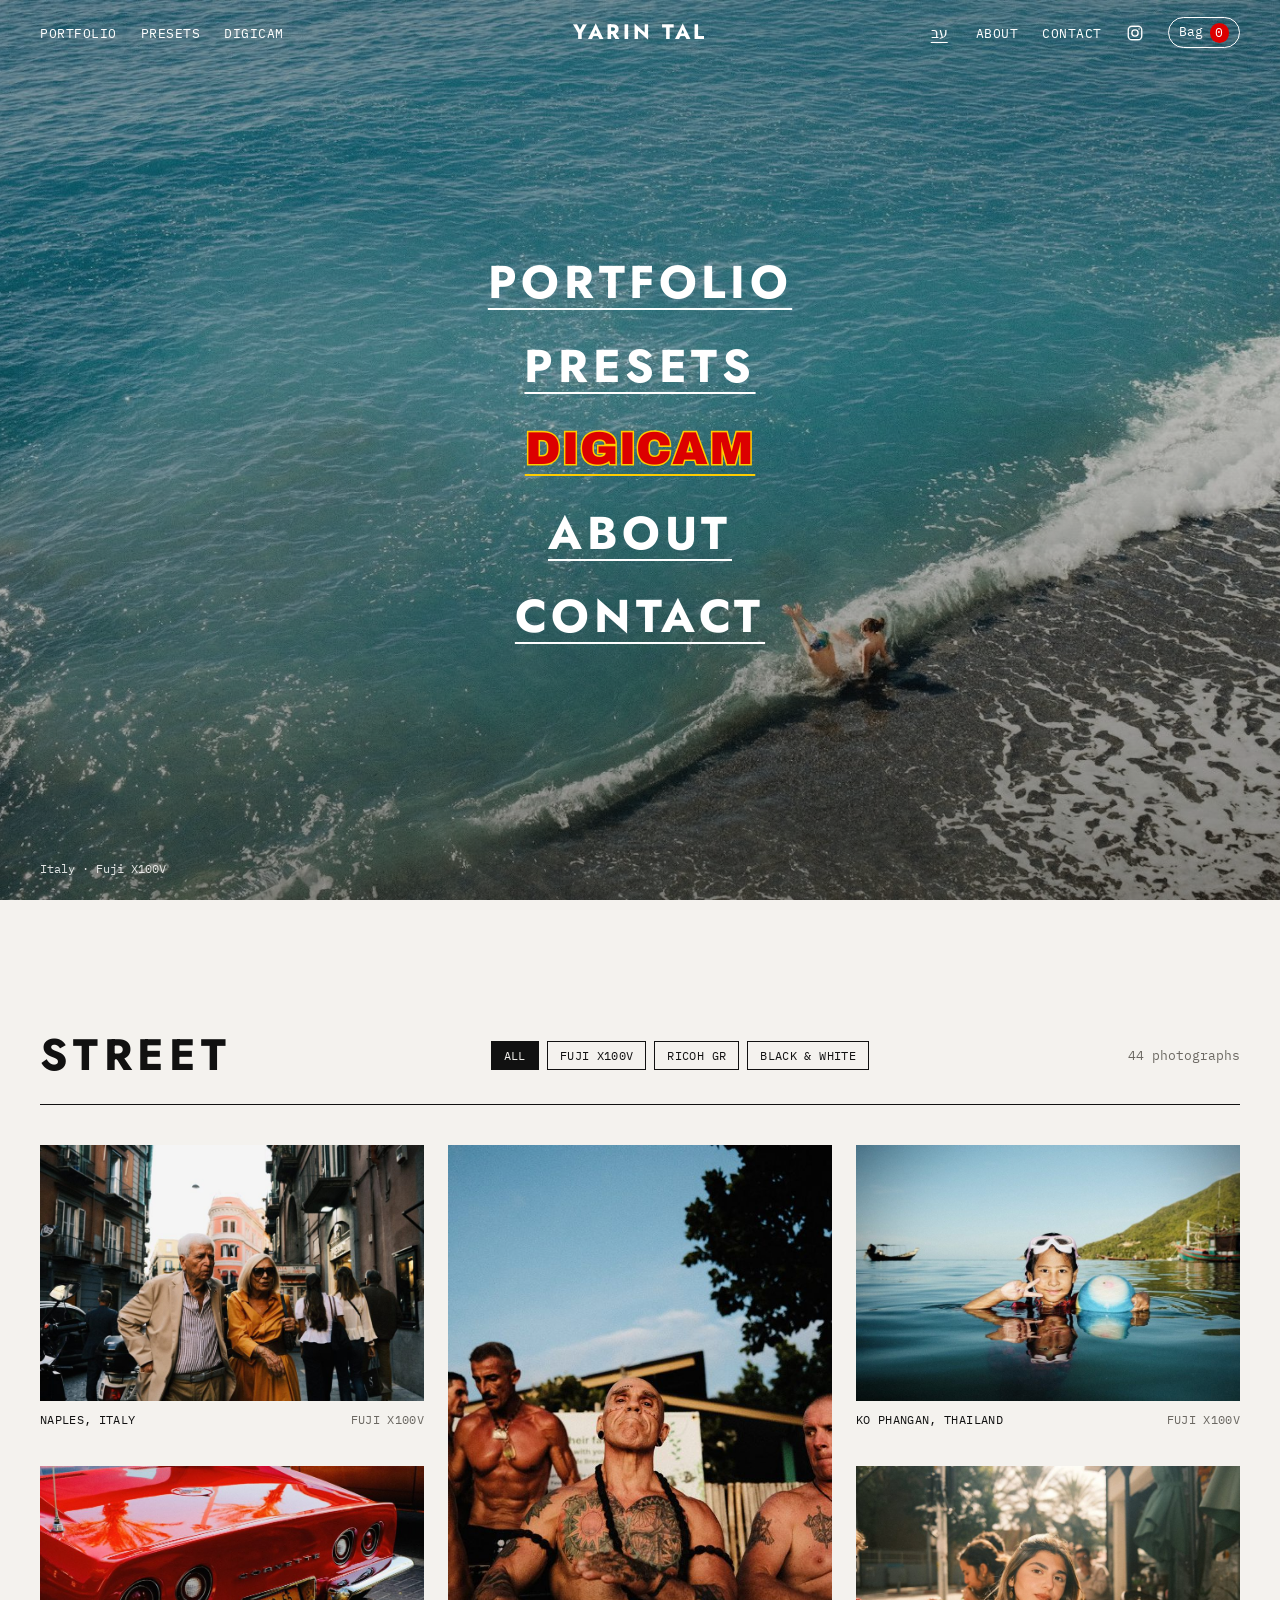
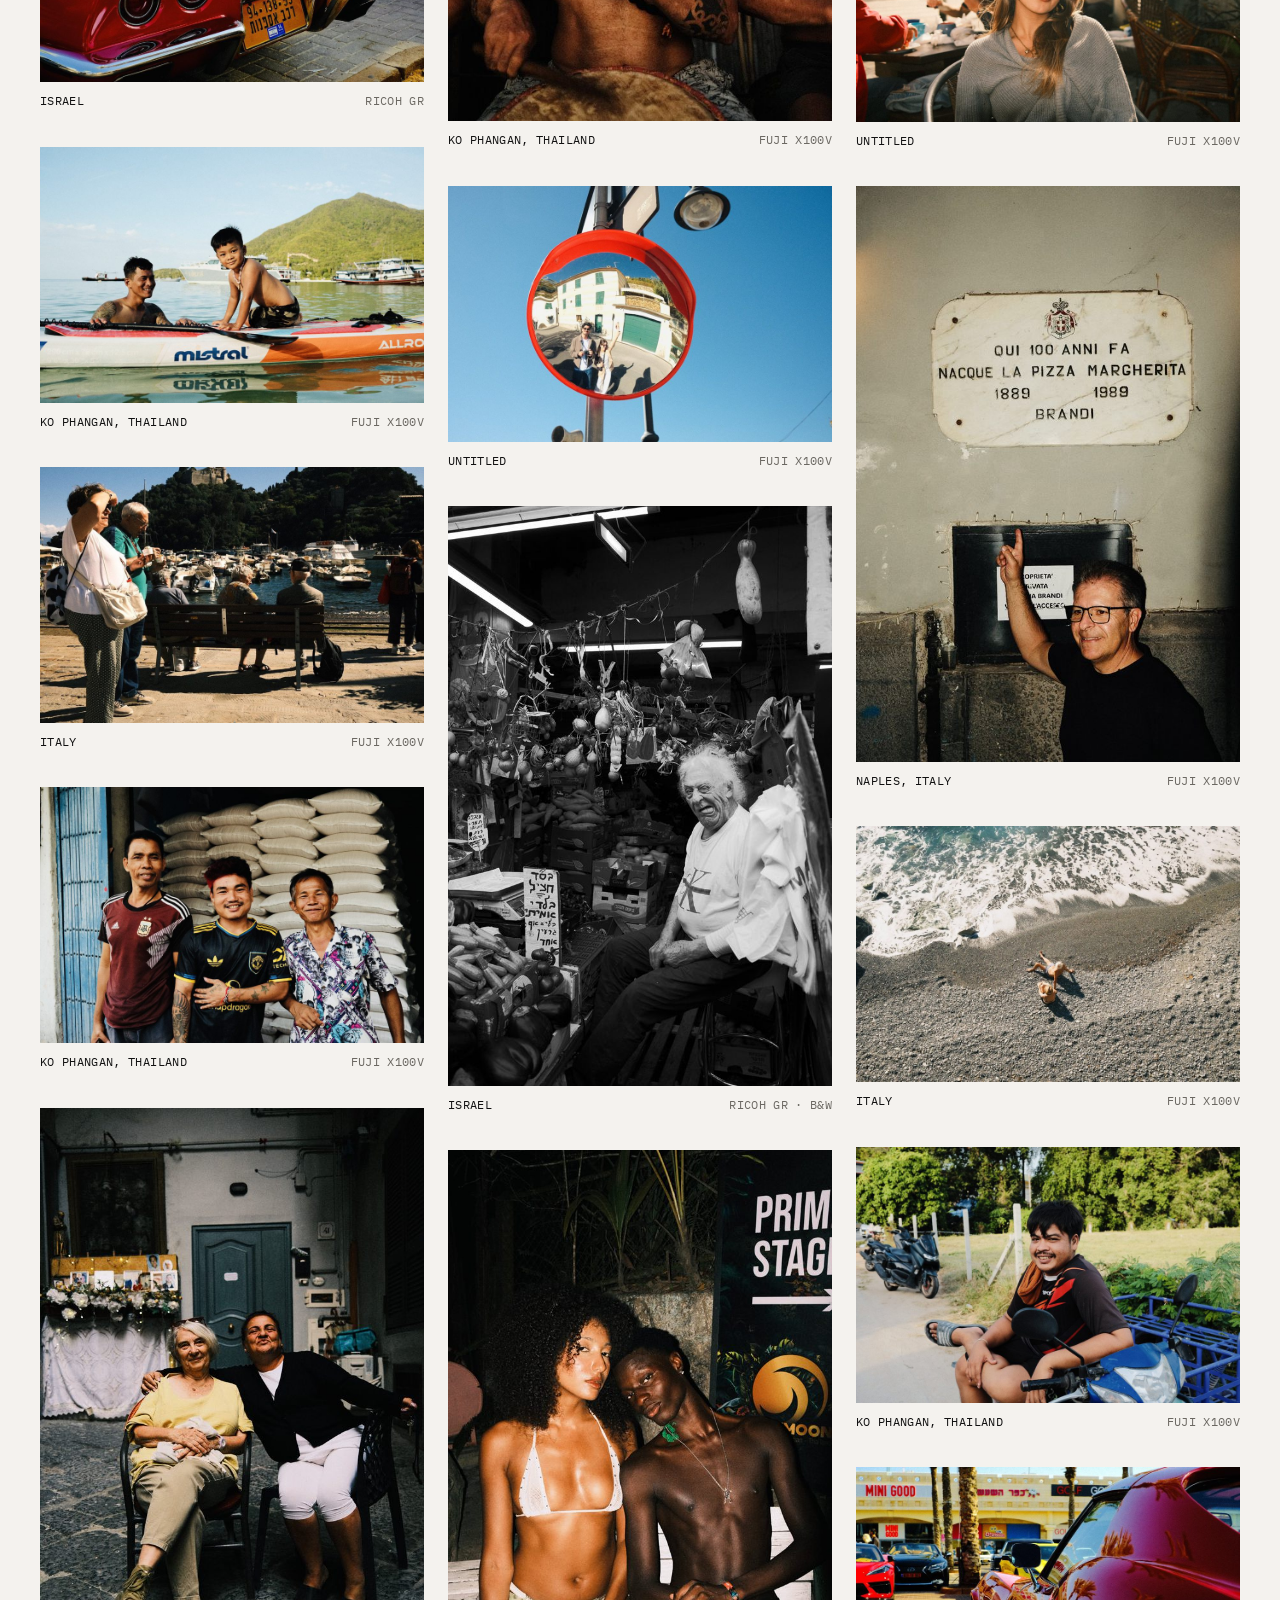
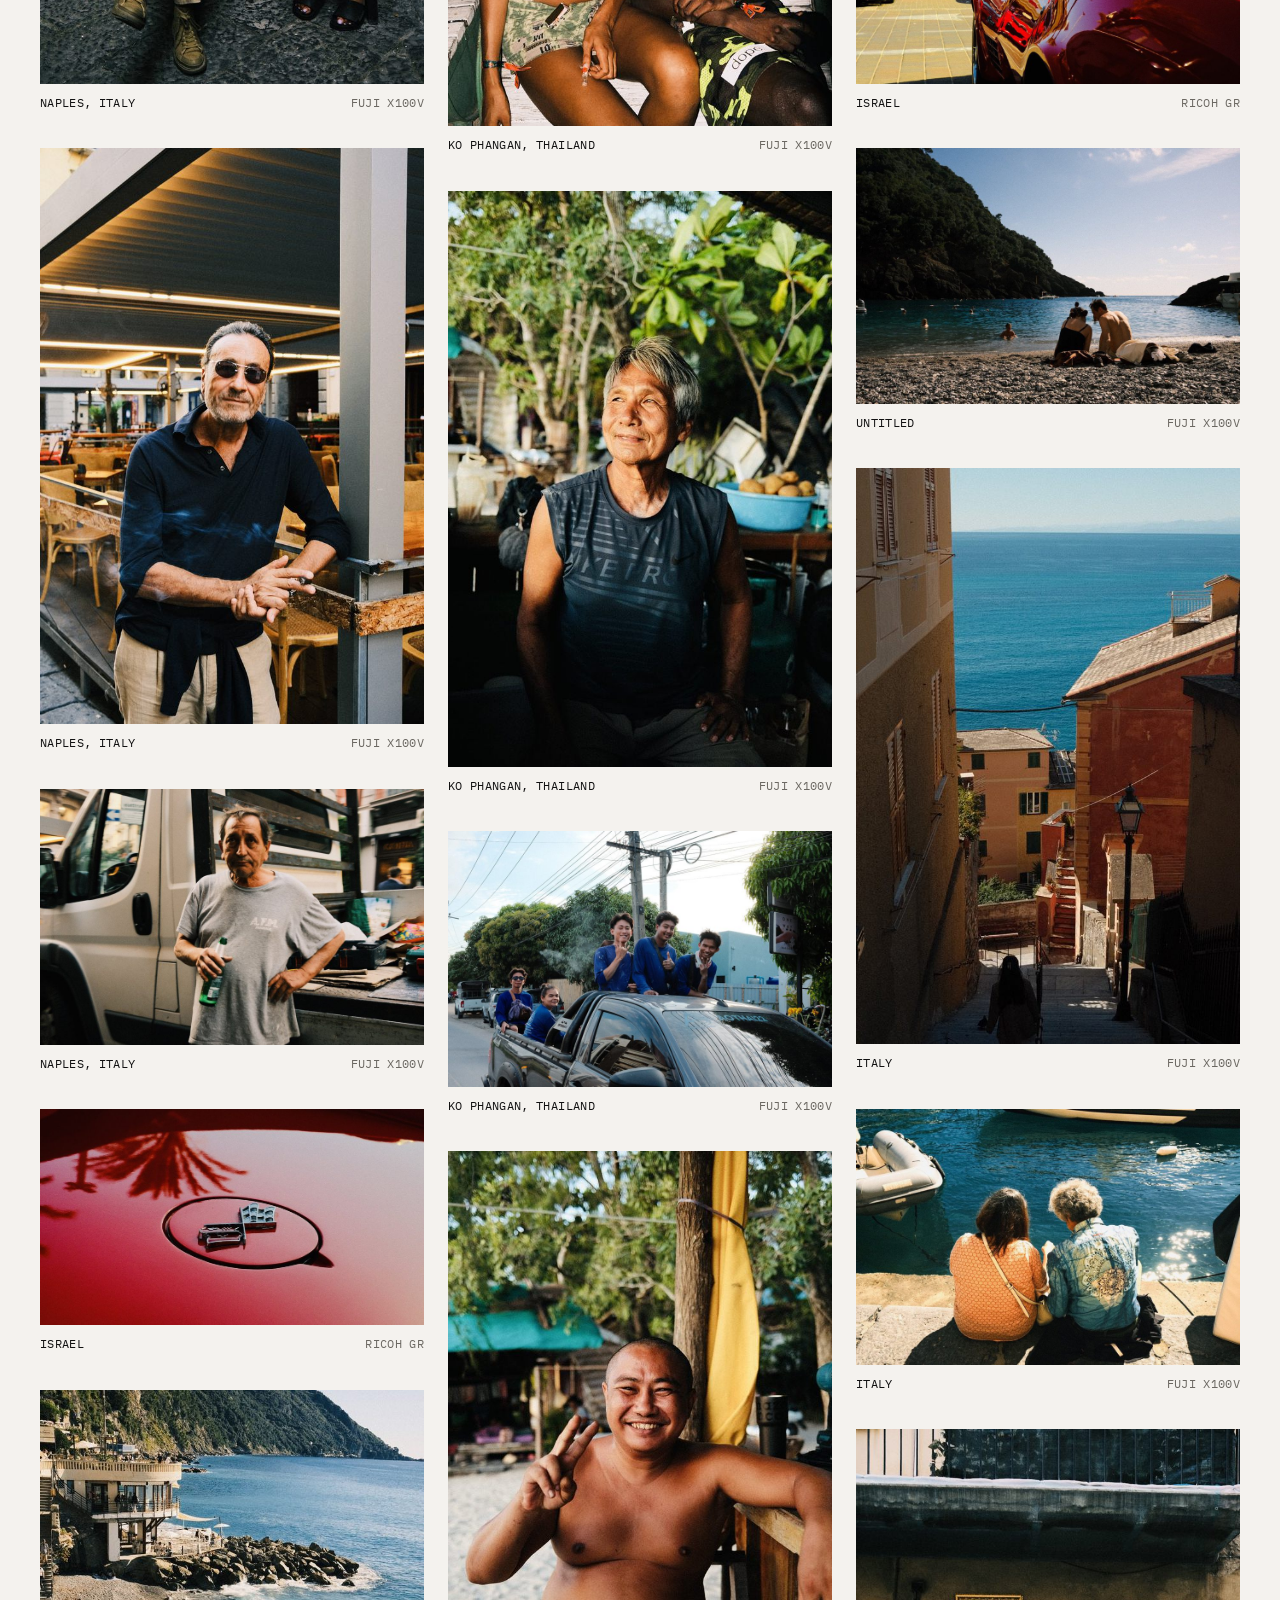
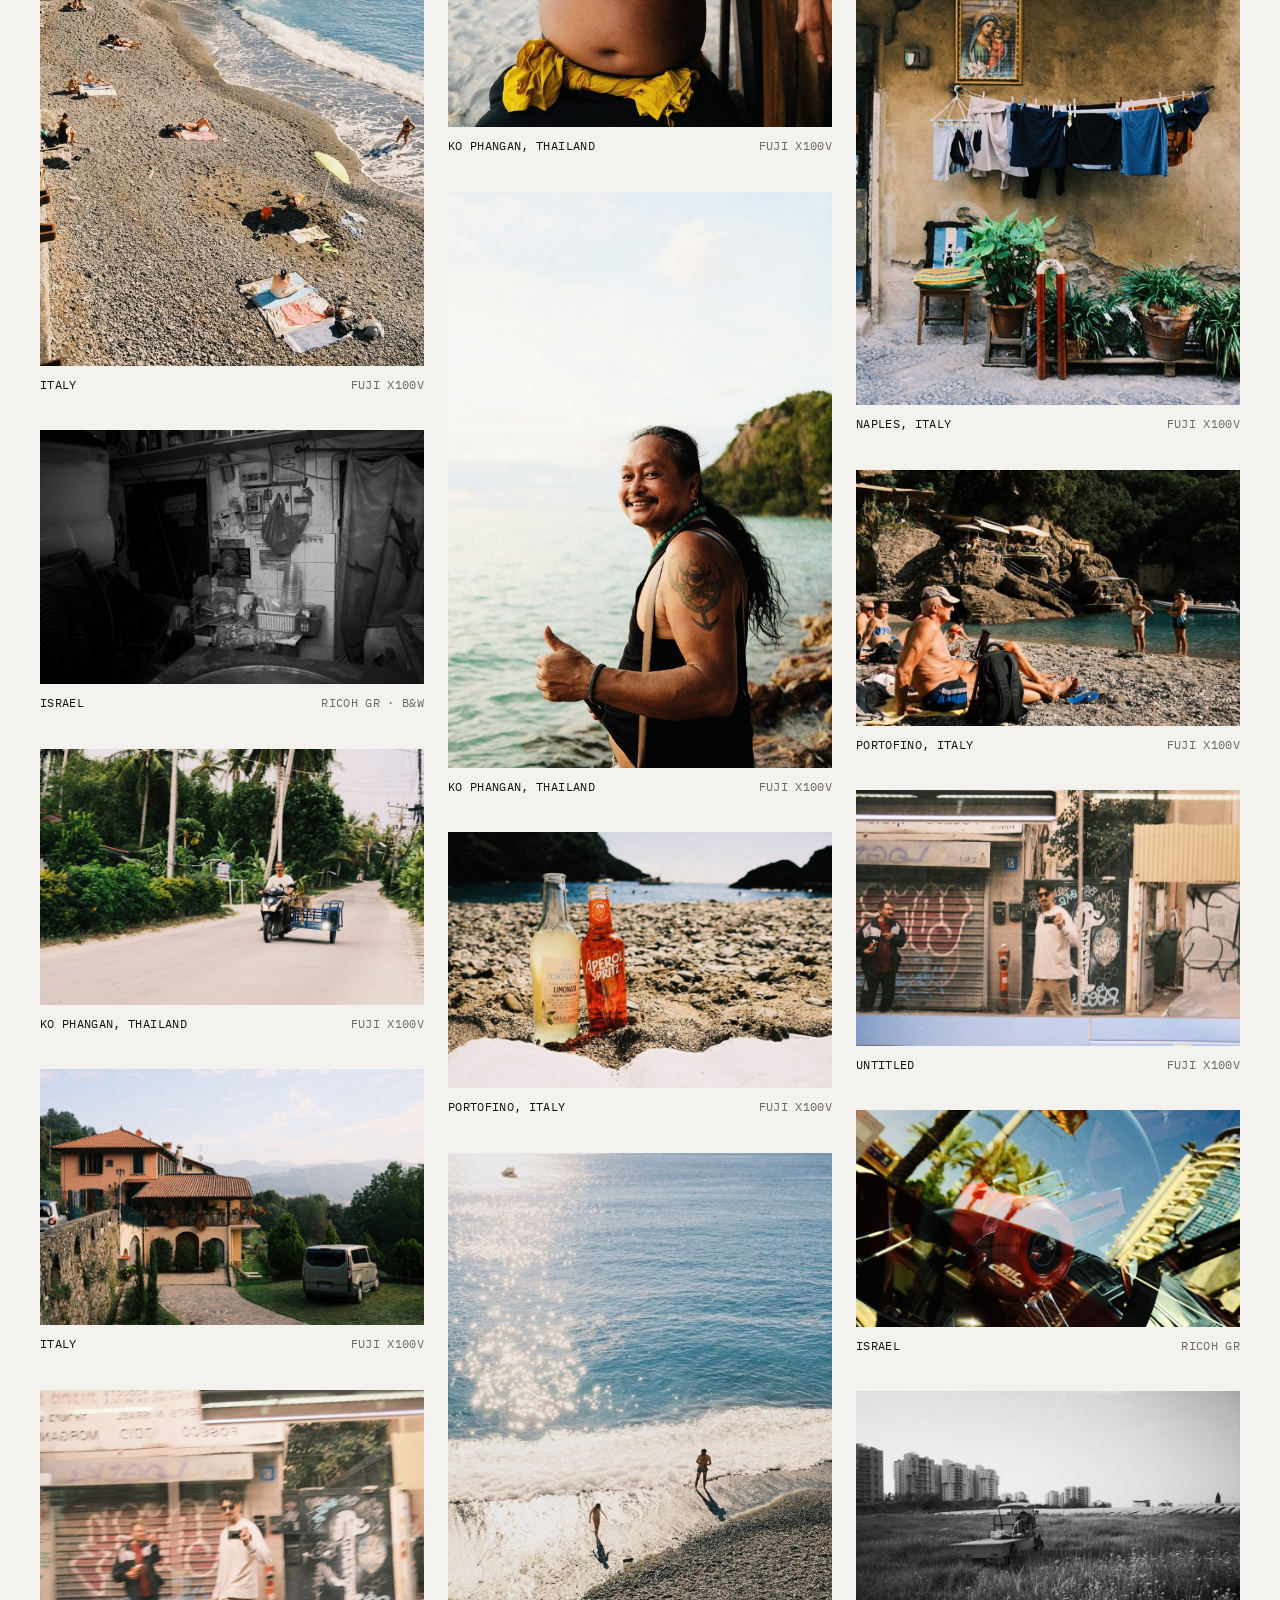
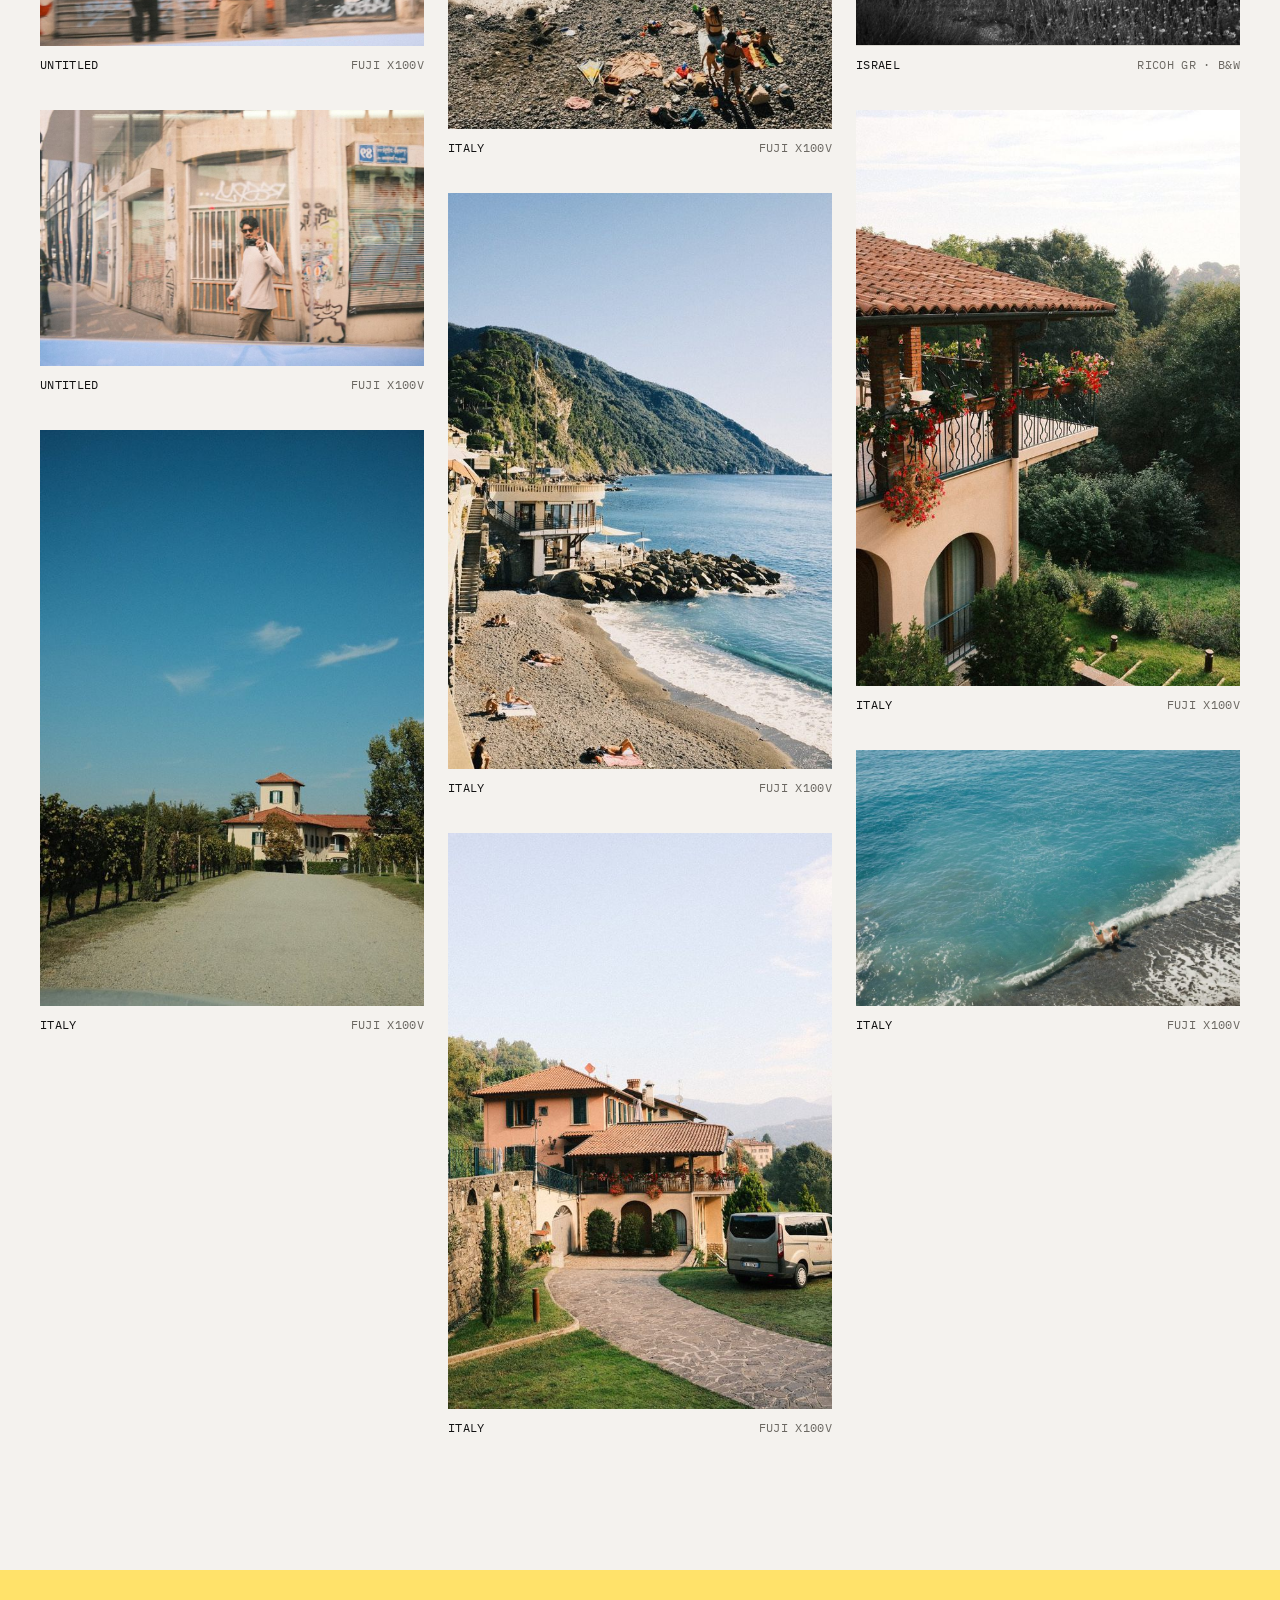
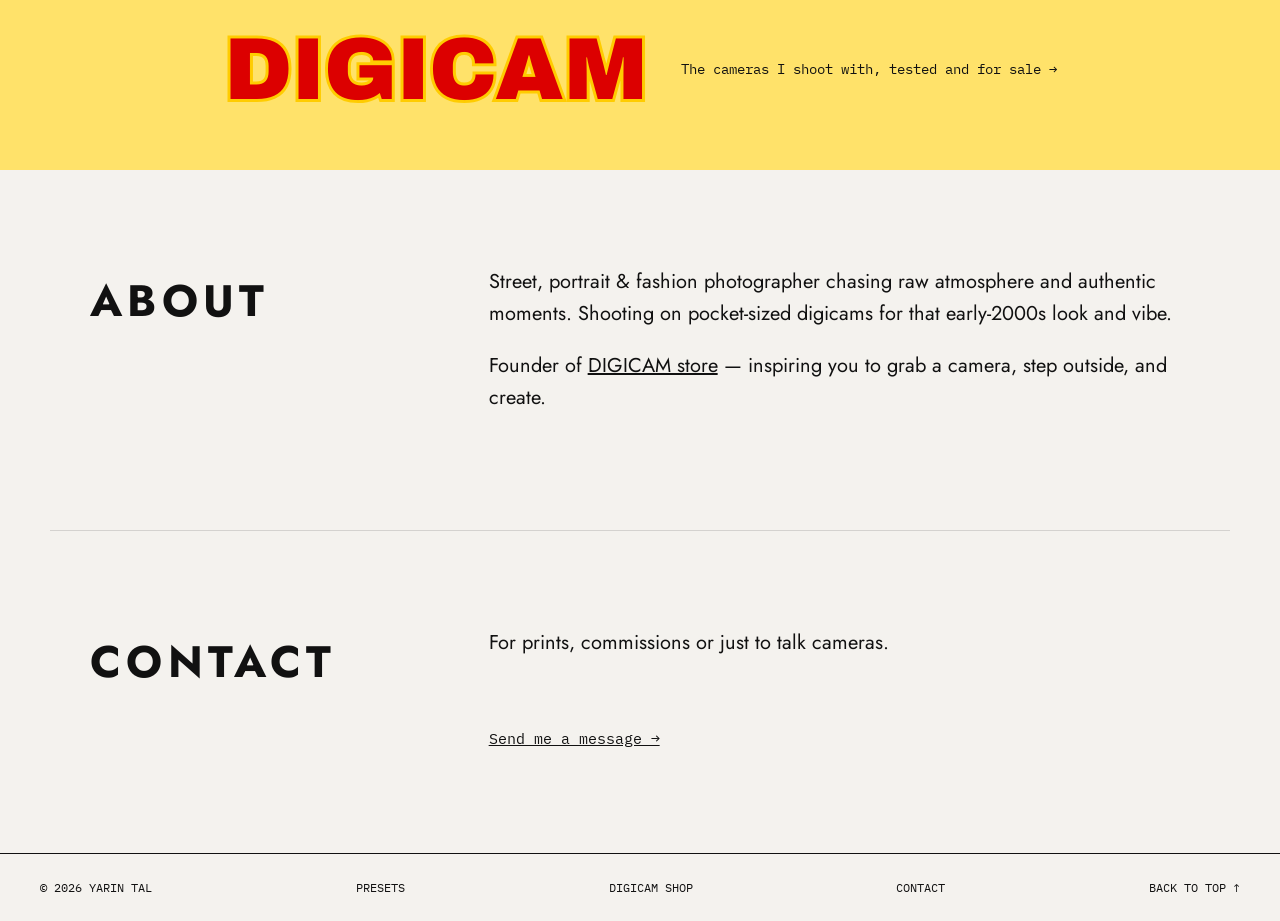
<file: index.html>
<!DOCTYPE html>
<html lang="en">
<head>
  <meta charset="utf-8">
  <meta name="viewport" content="width=device-width, initial-scale=1">
  <title>Yarin Tal — Street Photography</title>
  <meta name="description" content="Street photography by Yarin Tal.">
  <link rel="preconnect" href="https://fonts.googleapis.com">
  <link rel="preconnect" href="https://fonts.gstatic.com" crossorigin>
  <link href="https://fonts.googleapis.com/css2?family=Jost:wght@400;500;700&family=Archivo:wght@900&family=IBM+Plex+Mono:wght@400;500&display=swap" rel="stylesheet">
  <link rel="stylesheet" href="cart.css">
  <link rel="stylesheet" href="site.css">
  <link rel="stylesheet" href="rtl.css">
  <script src="i18n.js"></script>
</head>
<body>

  <header class="topbar" id="top">
    <nav class="topbar__side" aria-label="Primary">
      <a href="#work">Portfolio</a>
      <a href="presets.html">Presets</a>
      <a href="shop.html" class="topbar__shop">Digicam</a>
    </nav>
    <a href="index.html" class="topbar__mark">YARIN TAL</a>
    <nav class="topbar__side topbar__side--end" aria-label="Secondary">
      <a href="#about">About</a>
      <a href="contact.html">Contact</a>
      <a href="https://www.instagram.com/yarin19tal/" target="_blank" rel="noopener" aria-label="Instagram" class="ig">
        <svg viewBox="0 0 24 24" width="18" height="18" fill="none" stroke="currentColor" stroke-width="1.8"><rect x="3" y="3" width="18" height="18" rx="5"/><circle cx="12" cy="12" r="4.2"/><circle cx="17.4" cy="6.6" r="1" fill="currentColor" stroke="none"/></svg>
      </a>
    </nav>
  </header>

  <main>
    <!-- HERO: one full-bleed photograph + the big stacked menu -->
    <section class="hero" id="hero">
      <div class="hero__photo" data-src="photos/hero.jpg" role="img" aria-label="Street photograph by Yarin Tal"></div>
      <nav class="hero__menu" aria-label="Main">
        <a href="#work">Portfolio</a>
        <a href="presets.html">Presets</a>
        <a href="shop.html" class="hero__shop">Digicam</a>
        <a href="#about">About</a>
        <a href="contact.html">Contact</a>
      </nav>
      <p class="hero__caption" id="heroCaption"></p>
    </section>

    <!-- PORTFOLIO -->
    <section class="work" id="work">
      <div class="work__head">
        <h2>Street</h2>
        <div class="work__filters" role="group" aria-label="Filter by camera">
          <button type="button" data-filter="all" aria-pressed="true">All</button>
          <button type="button" data-filter="fuji" aria-pressed="false">Fuji X100V</button>
          <button type="button" data-filter="ricoh" aria-pressed="false">Ricoh GR</button>
          <button type="button" data-filter="bw" aria-pressed="false">Black &amp; White</button>
        </div>
        <p class="work__count" id="workCount"></p>
      </div>
      <div class="gallery" id="gallery"></div>
    </section>

    <!-- SHOP TEASER -->
    <a class="shop-teaser" href="shop.html">
      <span class="shop-teaser__logo">DIGICAM</span>
      <span class="shop-teaser__text">The cameras I shoot with, tested and for sale →</span>
    </a>

    <!-- ABOUT -->
    <section class="about" id="about">
      <h2>About</h2>
      <div class="about__body">
        <p>Street, portrait &amp; fashion photographer chasing raw atmosphere and authentic moments. Shooting on pocket-sized digicams for that early-2000s look and vibe.</p>
        <p>Founder of <a href="shop.html">DIGICAM store</a> — inspiring you to grab a camera, step outside, and create.</p>
      </div>
    </section>

    <!-- CONTACT -->
    <section class="contact" id="contact">
      <h2>Contact</h2>
      <p>For prints, commissions or just to talk cameras.</p>
      <ul class="contact__links">
        <li><a href="contact.html">Send me a message →</a></li>
      </ul>
    </section>
  </main>

  <footer class="footer">
    <span>© 2026 Yarin Tal</span>
    <a href="presets.html">Presets</a>
    <a href="shop.html">Digicam shop</a>
    <a href="contact.html">Contact</a>
    <a href="#top">Back to top ↑</a>
  </footer>

  <!-- Lightbox -->
  <div class="lightbox" id="lightbox" hidden>
    <button class="lightbox__close" type="button" aria-label="Close">Close ✕</button>
    <button class="lightbox__nav lightbox__nav--prev" type="button" aria-label="Previous photo">←</button>
    <figure>
      <img id="lightboxImg" alt="">
      <figcaption id="lightboxCap"></figcaption>
    </figure>
    <button class="lightbox__nav lightbox__nav--next" type="button" aria-label="Next photo">→</button>
  </div>

  <script src="presets-data.js"></script>
  <script src="cameras-data.js"></script>
  <script src="cart.js"></script>
  <script src="portfolio.js"></script>
</body>
</html>
</file>
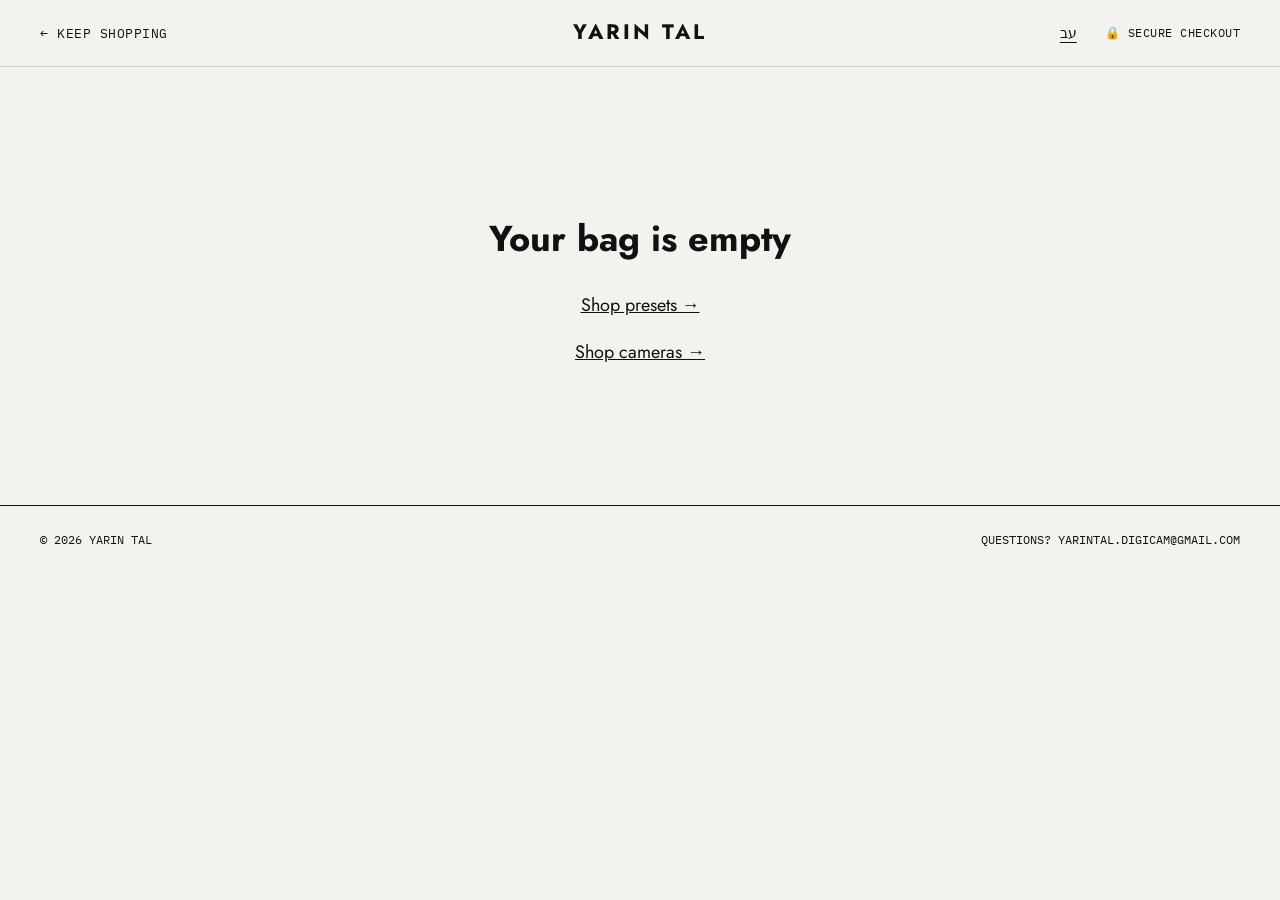
<file: checkout.html>
<!DOCTYPE html>
<html lang="en">
<head>
  <meta charset="utf-8">
  <meta name="viewport" content="width=device-width, initial-scale=1">
  <title>Checkout — Yarin Tal</title>
  <meta name="robots" content="noindex">
  <link rel="preconnect" href="https://fonts.googleapis.com">
  <link rel="preconnect" href="https://fonts.gstatic.com" crossorigin>
  <link href="https://fonts.googleapis.com/css2?family=Jost:wght@400;500;700&family=IBM+Plex+Mono:wght@400;500&display=swap" rel="stylesheet">
  <link rel="stylesheet" href="cart.css">
  <link rel="stylesheet" href="site.css">
  <link rel="stylesheet" href="presets.css">
  <link rel="stylesheet" href="checkout.css">
  <link rel="stylesheet" href="rtl.css">
  <script src="i18n.js"></script>
</head>
<body class="page-presets" data-no-bag>

  <header class="topbar is-solid">
    <nav class="topbar__side" aria-label="Back">
      <a href="#" id="backLink">← Keep shopping</a>
    </nav>
    <a href="index.html" class="topbar__mark">YARIN TAL</a>
    <div class="topbar__side topbar__side--end">
      <span class="secure">🔒 Secure checkout</span>
    </div>
  </header>

  <main class="checkout" id="checkout">
    <section class="order" aria-labelledby="orderTitle">
      <h1 id="orderTitle">Checkout</h1>
      <ul class="order__list" id="orderList"></ul>

      <button class="upsell" id="upsell" type="button" hidden></button>

      <h2>What you get</h2>
      <ul class="included" id="included"></ul>
    </section>

    <aside class="pay" aria-label="Payment">
      <div class="pay__row"><span>Subtotal</span><span id="subtotal"></span></div>
      <div class="pay__row" id="shipRow" hidden><span>Shipping</span><span>Confirmed by email</span></div>
      <div class="pay__row pay__row--total"><span>Total</span><span id="total"></span></div>

      <label class="pay__terms">
        <input type="checkbox" id="terms">
        <span id="termsText"></span>
      </label>

      <a class="btn btn--pay" id="payBtn" href="#" aria-disabled="true">Pay with PayPal</a>

      <div class="paypal" id="paypalBox" hidden>
        <div id="paypalButtons"></div>
        <p class="paypal__msg" id="paypalMsg" role="status"></p>
      </div>
      <p class="pay__note" id="payNote"></p>

      <div class="pay__offline" id="payOffline" hidden>
        <p><strong>Online payment is being set up.</strong> Until then, send me an email with your order.</p>
        <a class="btn btn--ghost" id="mailBtn" href="#">Order by email</a>
      </div>

      <p class="pay__methods">PayPal · Credit / debit card</p>
    </aside>
  </main>

  <main class="checkout-missing" id="missing" hidden>
    <h1>Your bag is empty</h1>
    <p><a href="presets.html">Shop presets →</a></p>
    <p><a href="shop.html#shop">Shop cameras →</a></p>
  </main>

  <footer class="footer">
    <span>© 2026 Yarin Tal</span>
    <a href="mailto:yarintal.digicam@gmail.com">Questions? yarintal.digicam@gmail.com</a>
  </footer>

  <script src="presets-data.js"></script>
  <script src="cameras-data.js"></script>
  <script src="cart.js"></script>
  <script src="checkout.js"></script>
</body>
</html>
</file>
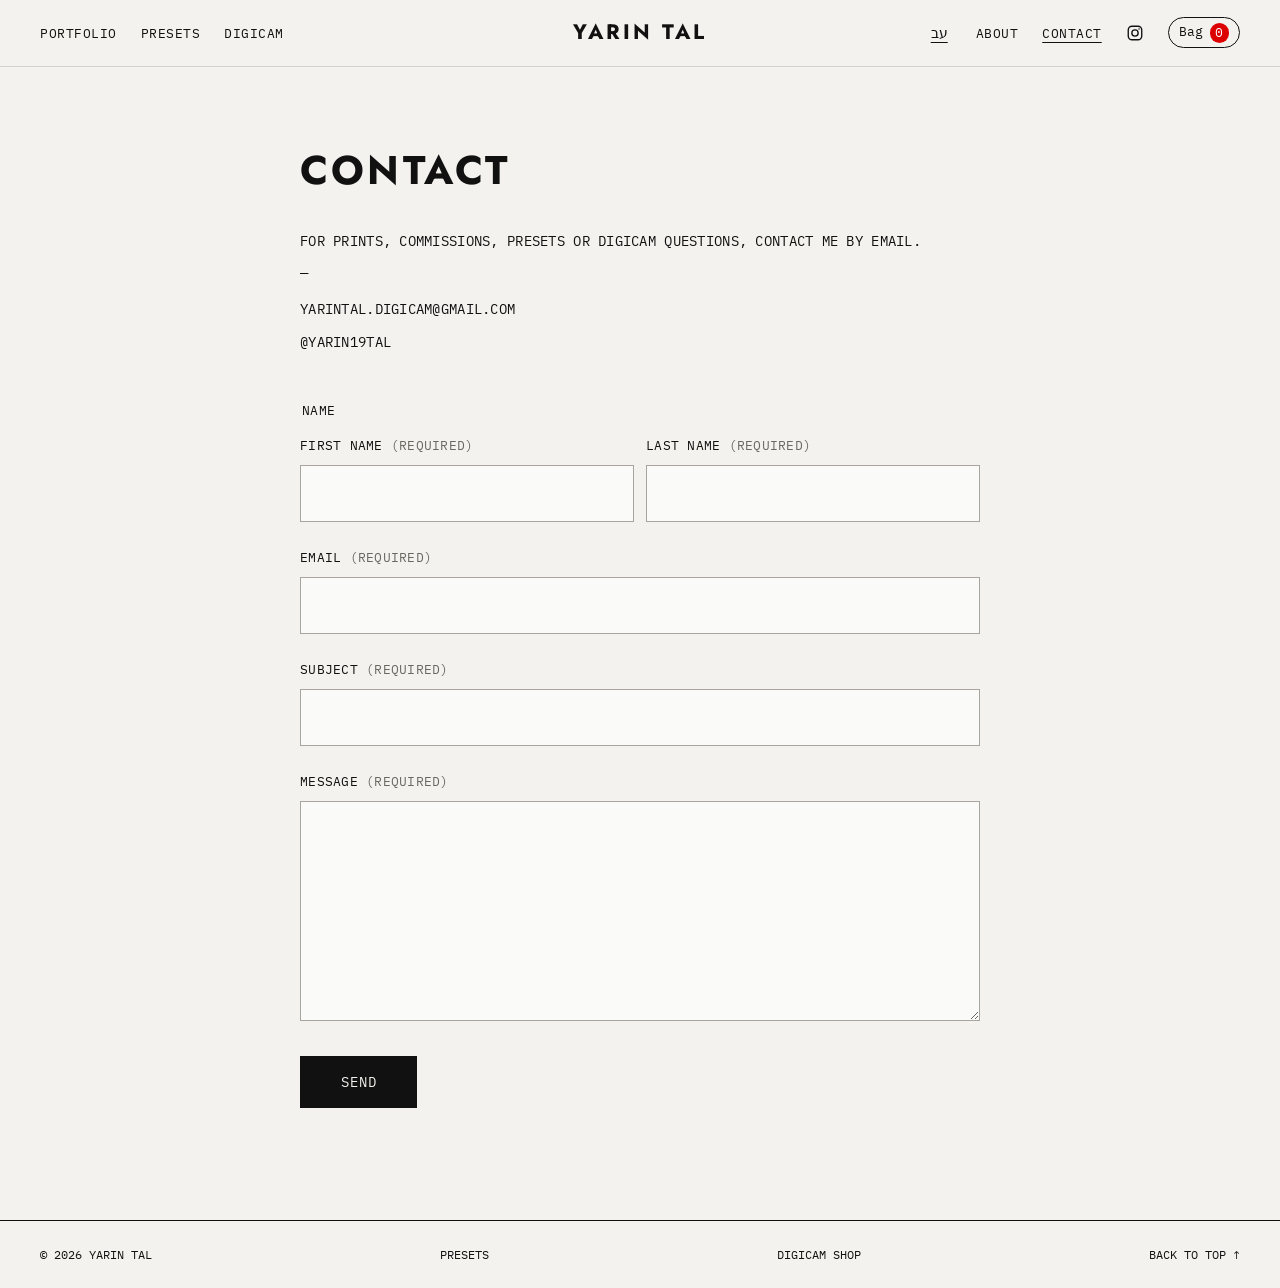
<file: contact.html>
<!DOCTYPE html>
<html lang="en">
<head>
  <meta charset="utf-8">
  <meta name="viewport" content="width=device-width, initial-scale=1">
  <title>Contact — Yarin Tal</title>
  <meta name="description" content="Contact Yarin Tal for prints, commissions, presets and DIGICAM.">
  <link rel="preconnect" href="https://fonts.googleapis.com">
  <link rel="preconnect" href="https://fonts.gstatic.com" crossorigin>
  <link href="https://fonts.googleapis.com/css2?family=Jost:wght@400;500;700&family=IBM+Plex+Mono:wght@400;500&display=swap" rel="stylesheet">
  <link rel="stylesheet" href="cart.css">
  <link rel="stylesheet" href="site.css">
  <link rel="stylesheet" href="contact.css">
  <link rel="stylesheet" href="rtl.css">
  <script src="i18n.js"></script>
</head>
<body class="page-contact">

  <header class="topbar is-solid" id="top">
    <nav class="topbar__side" aria-label="Primary">
      <a href="index.html#work">Portfolio</a>
      <a href="presets.html">Presets</a>
      <a href="shop.html">Digicam</a>
    </nav>
    <a href="index.html" class="topbar__mark">YARIN TAL</a>
    <nav class="topbar__side topbar__side--end" aria-label="Secondary">
      <a href="index.html#about">About</a>
      <a href="contact.html" aria-current="page">Contact</a>
      <a href="https://www.instagram.com/yarin19tal/" target="_blank" rel="noopener" aria-label="Instagram" class="ig">
        <svg viewBox="0 0 24 24" width="18" height="18" fill="none" stroke="currentColor" stroke-width="1.8"><rect x="3" y="3" width="18" height="18" rx="5"/><circle cx="12" cy="12" r="4.2"/><circle cx="17.4" cy="6.6" r="1" fill="currentColor" stroke="none"/></svg>
      </a>
    </nav>
  </header>

  <main class="contact-page">
    <h1>Contact</h1>

    <div class="contact-page__intro">
      <p>For prints, commissions, presets or DIGICAM questions, contact me by email.</p>
      <p class="dash" aria-hidden="true">—</p>
      <p><a href="mailto:yarintal.digicam@gmail.com">yarintal.digicam@gmail.com</a></p>
      <p><a href="https://www.instagram.com/yarin19tal/" target="_blank" rel="noopener">@yarin19tal</a></p>
    </div>

    <form class="cform" id="contactForm" novalidate>
      <fieldset class="cform__name">
        <legend>Name</legend>
        <label>
          <span>First name <em>(required)</em></span>
          <input type="text" name="first" autocomplete="given-name" required>
        </label>
        <label>
          <span>Last name <em>(required)</em></span>
          <input type="text" name="last" autocomplete="family-name" required>
        </label>
      </fieldset>

      <label>
        <span>Email <em>(required)</em></span>
        <input type="email" name="email" autocomplete="email" required>
      </label>

      <label>
        <span>Subject <em>(required)</em></span>
        <input type="text" name="subject" required>
      </label>

      <label>
        <span>Message <em>(required)</em></span>
        <textarea name="message" rows="7" required></textarea>
      </label>

      <p class="cform__error" id="formError" role="alert" hidden>Please fill in all the fields.</p>
      <button type="submit" class="cform__send">Send</button>
      <p class="cform__done" id="formDone" role="status" hidden>Thank you. Your email app should open with the message ready. Just press send.</p>
    </form>
  </main>

  <footer class="footer">
    <span>© 2026 Yarin Tal</span>
    <a href="presets.html">Presets</a>
    <a href="shop.html">Digicam shop</a>
    <a href="#top">Back to top ↑</a>
  </footer>

  <script src="presets-data.js"></script>
  <script src="cameras-data.js"></script>
  <script src="cart.js"></script>
  <script src="contact.js"></script>
</body>
</html>
</file>
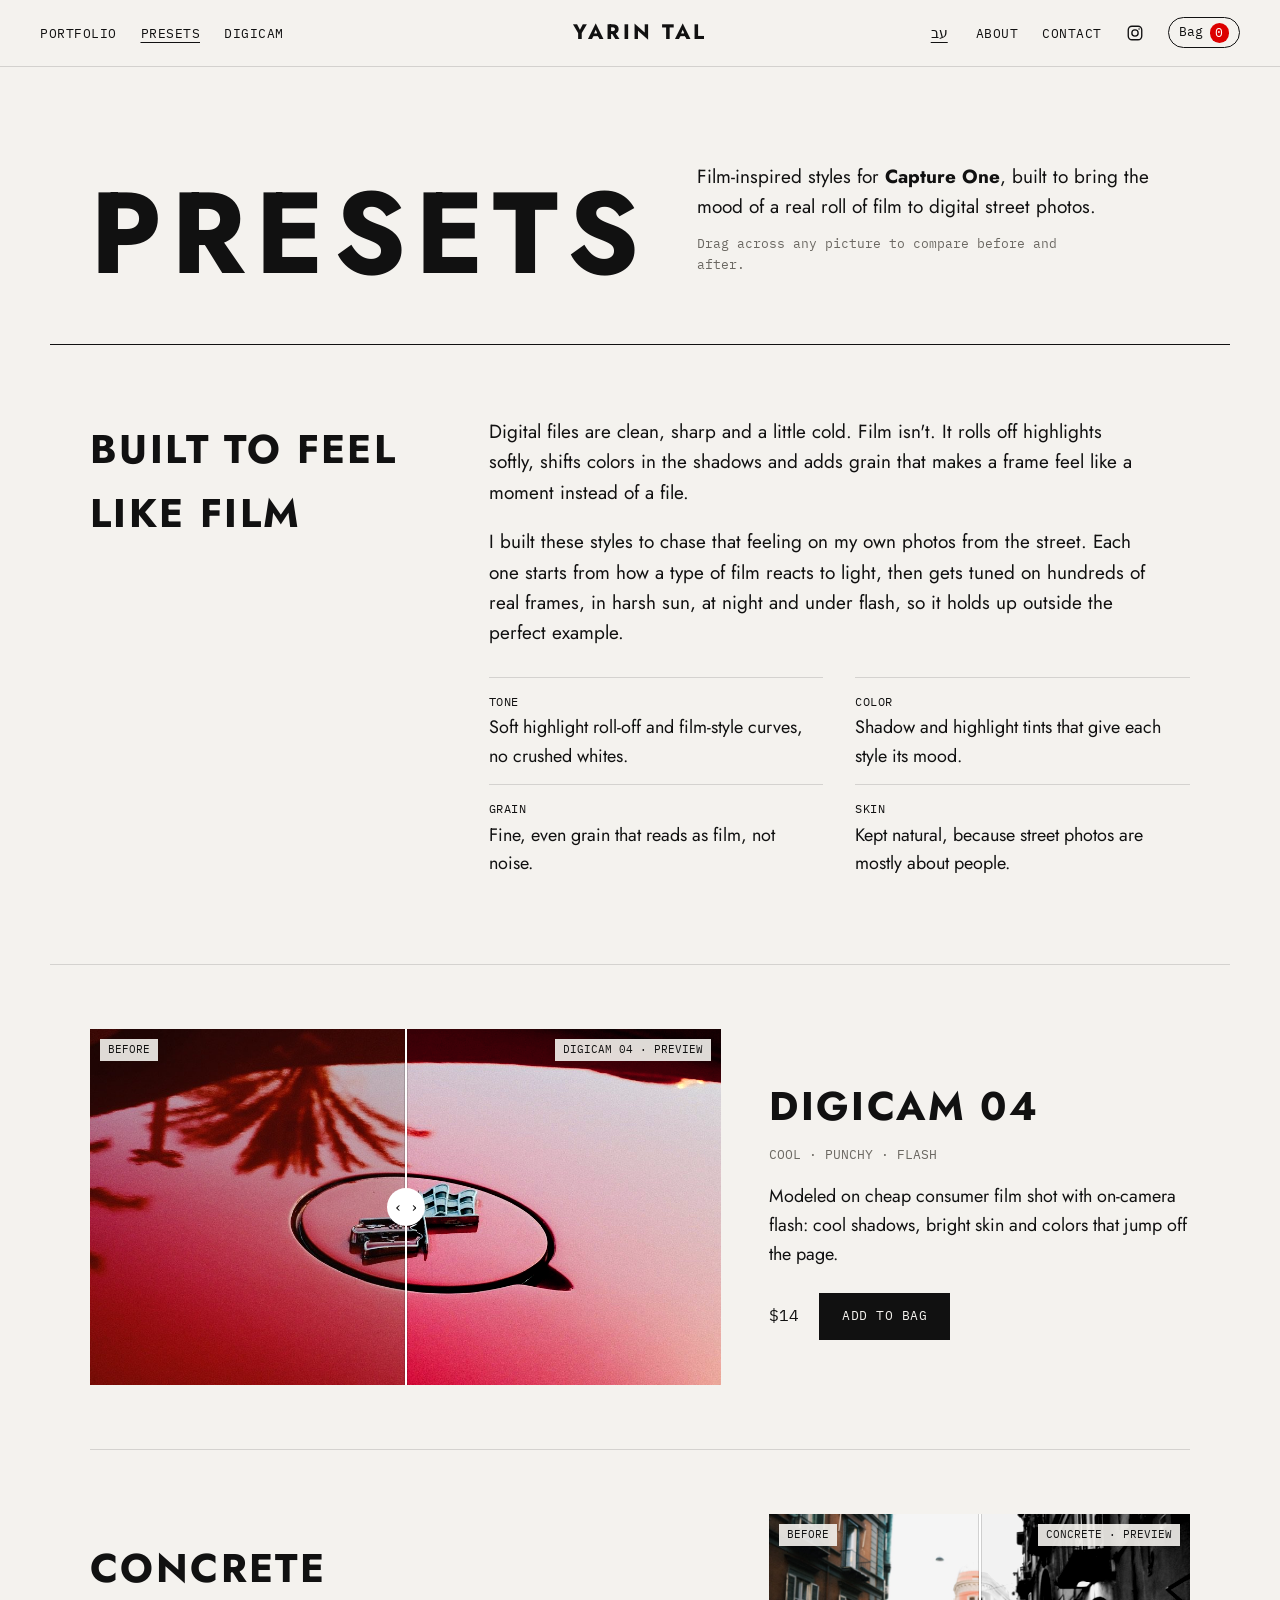
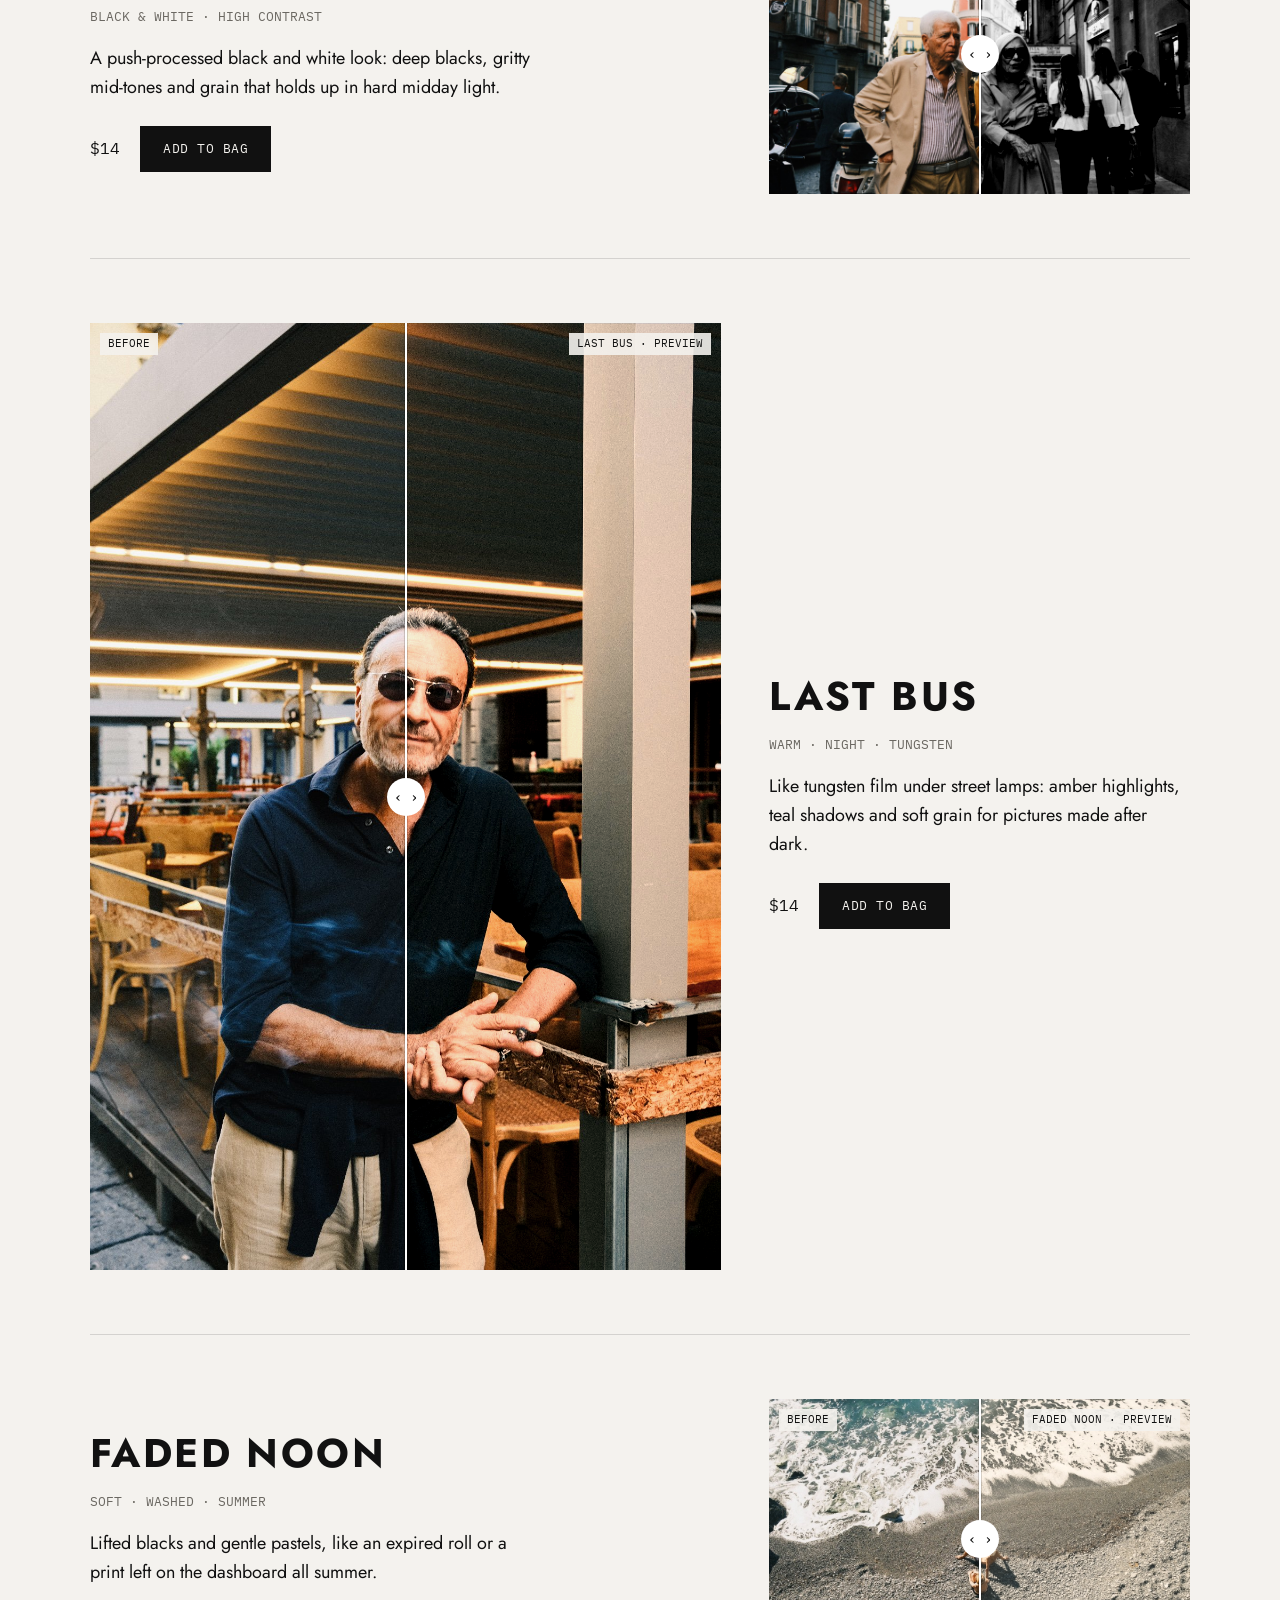
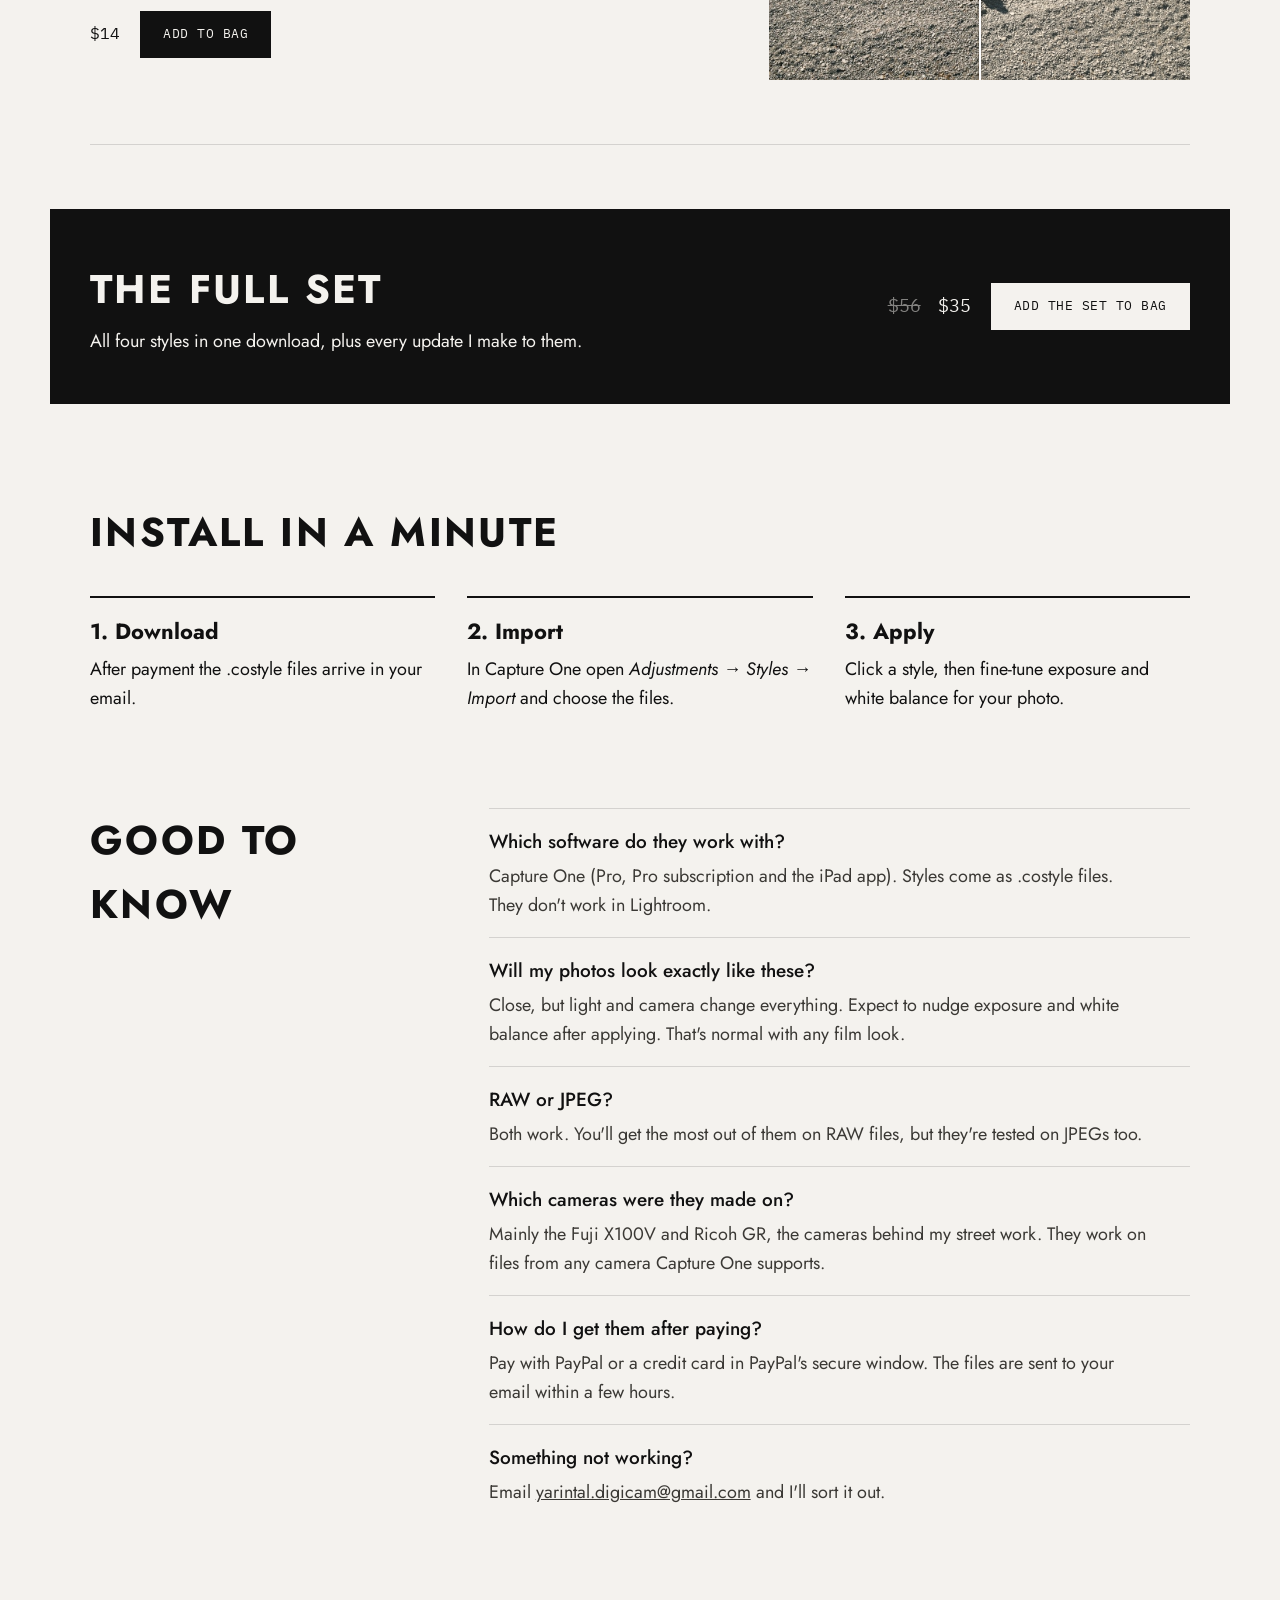
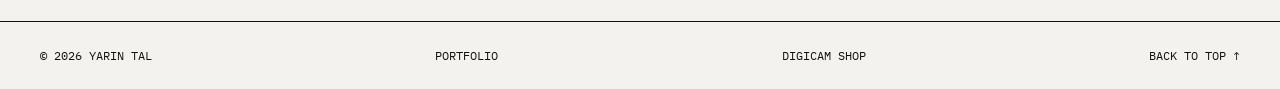
<file: presets.html>
<!DOCTYPE html>
<html lang="en">
<head>
  <meta charset="utf-8">
  <meta name="viewport" content="width=device-width, initial-scale=1">
  <title>Presets — Yarin Tal</title>
  <meta name="description" content="Film-inspired Capture One styles by Yarin Tal, made for street photography.">
  <link rel="preconnect" href="https://fonts.googleapis.com">
  <link rel="preconnect" href="https://fonts.gstatic.com" crossorigin>
  <link href="https://fonts.googleapis.com/css2?family=Jost:wght@400;500;700&family=Archivo:wght@900&family=IBM+Plex+Mono:wght@400;500&display=swap" rel="stylesheet">
  <link rel="stylesheet" href="cart.css">
  <link rel="stylesheet" href="site.css">
  <link rel="stylesheet" href="presets.css">
  <link rel="stylesheet" href="rtl.css">
  <script src="i18n.js"></script>
</head>
<body class="page-presets">

  <header class="topbar is-solid" id="top">
    <nav class="topbar__side" aria-label="Primary">
      <a href="index.html#work">Portfolio</a>
      <a href="presets.html" aria-current="page">Presets</a>
      <a href="shop.html">Digicam</a>
    </nav>
    <a href="index.html" class="topbar__mark">YARIN TAL</a>
    <nav class="topbar__side topbar__side--end" aria-label="Secondary">
      <a href="index.html#about">About</a>
      <a href="contact.html">Contact</a>
      <a href="https://www.instagram.com/yarin19tal/" target="_blank" rel="noopener" aria-label="Instagram" class="ig">
        <svg viewBox="0 0 24 24" width="18" height="18" fill="none" stroke="currentColor" stroke-width="1.8"><rect x="3" y="3" width="18" height="18" rx="5"/><circle cx="12" cy="12" r="4.2"/><circle cx="17.4" cy="6.6" r="1" fill="currentColor" stroke="none"/></svg>
      </a>
    </nav>
  </header>

  <main>
    <section class="p-intro">
      <h1>Presets</h1>
      <div class="p-intro__text">
        <p>Film-inspired styles for <strong>Capture One</strong>, built to bring the mood of a real roll of film to digital street photos.</p>
        <p class="p-intro__small">Drag across any picture to compare before and after.</p>
      </div>
    </section>

    <!-- WHY FILM -->
    <section class="why">
      <h2>Built to feel like film</h2>
      <div class="why__body">
        <p>Digital files are clean, sharp and a little cold. Film isn't. It rolls off highlights softly, shifts colors in the shadows and adds grain that makes a frame feel like a moment instead of a file.</p>
        <p>I built these styles to chase that feeling on my own photos from the street. Each one starts from how a type of film reacts to light, then gets tuned on hundreds of real frames, in harsh sun, at night and under flash, so it holds up outside the perfect example.</p>
        <ul class="why__list">
          <li><span>Tone</span> Soft highlight roll-off and film-style curves, no crushed whites.</li>
          <li><span>Color</span> Shadow and highlight tints that give each style its mood.</li>
          <li><span>Grain</span> Fine, even grain that reads as film, not noise.</li>
          <li><span>Skin</span> Kept natural, because street photos are mostly about people.</li>
        </ul>
      </div>
    </section>

    <section class="presets" id="presets" aria-label="Presets"></section>

    <section class="bundle">
      <div>
        <h2>The full set</h2>
        <p>All four styles in one download, plus every update I make to them.</p>
      </div>
      <div class="bundle__buy">
        <span class="bundle__price" id="bundlePrice"></span>
        <a class="btn" href="checkout.html?item=full-set">Add the set to bag</a>
      </div>
    </section>

    <!-- INSTALL -->
    <section class="install">
      <h2>Install in a minute</h2>
      <ol class="install__steps">
        <li><h3>Download</h3><p>After payment the .costyle files arrive in your email.</p></li>
        <li><h3>Import</h3><p>In Capture One open <em>Adjustments → Styles → Import</em> and choose the files.</p></li>
        <li><h3>Apply</h3><p>Click a style, then fine-tune exposure and white balance for your photo.</p></li>
      </ol>
    </section>

    <section class="faq">
      <h2>Good to know</h2>
      <dl>
        <div>
          <dt>Which software do they work with?</dt>
          <dd>Capture One (Pro, Pro subscription and the iPad app). Styles come as .costyle files. They don't work in Lightroom.</dd>
        </div>
        <div>
          <dt>Will my photos look exactly like these?</dt>
          <dd>Close, but light and camera change everything. Expect to nudge exposure and white balance after applying. That's normal with any film look.</dd>
        </div>
        <div>
          <dt>RAW or JPEG?</dt>
          <dd>Both work. You'll get the most out of them on RAW files, but they're tested on JPEGs too.</dd>
        </div>
        <div>
          <dt>Which cameras were they made on?</dt>
          <dd>Mainly the Fuji X100V and Ricoh GR, the cameras behind my street work. They work on files from any camera Capture One supports.</dd>
        </div>
        <div>
          <dt>How do I get them after paying?</dt>
          <dd>Pay with PayPal or a credit card in PayPal's secure window. The files are sent to your email within a few hours.</dd>
        </div>
        <div>
          <dt>Something not working?</dt>
          <dd>Email <a href="mailto:yarintal.digicam@gmail.com">yarintal.digicam@gmail.com</a> and I'll sort it out.</dd>
        </div>
      </dl>
    </section>
  </main>

  <footer class="footer">
    <span>© 2026 Yarin Tal</span>
    <a href="index.html">Portfolio</a>
    <a href="shop.html">Digicam shop</a>
    <a href="#top">Back to top ↑</a>
  </footer>

  <script src="presets-data.js"></script>
  <script src="cameras-data.js"></script>
  <script src="cart.js"></script>
  <script src="presets.js"></script>
</body>
</html>
</file>
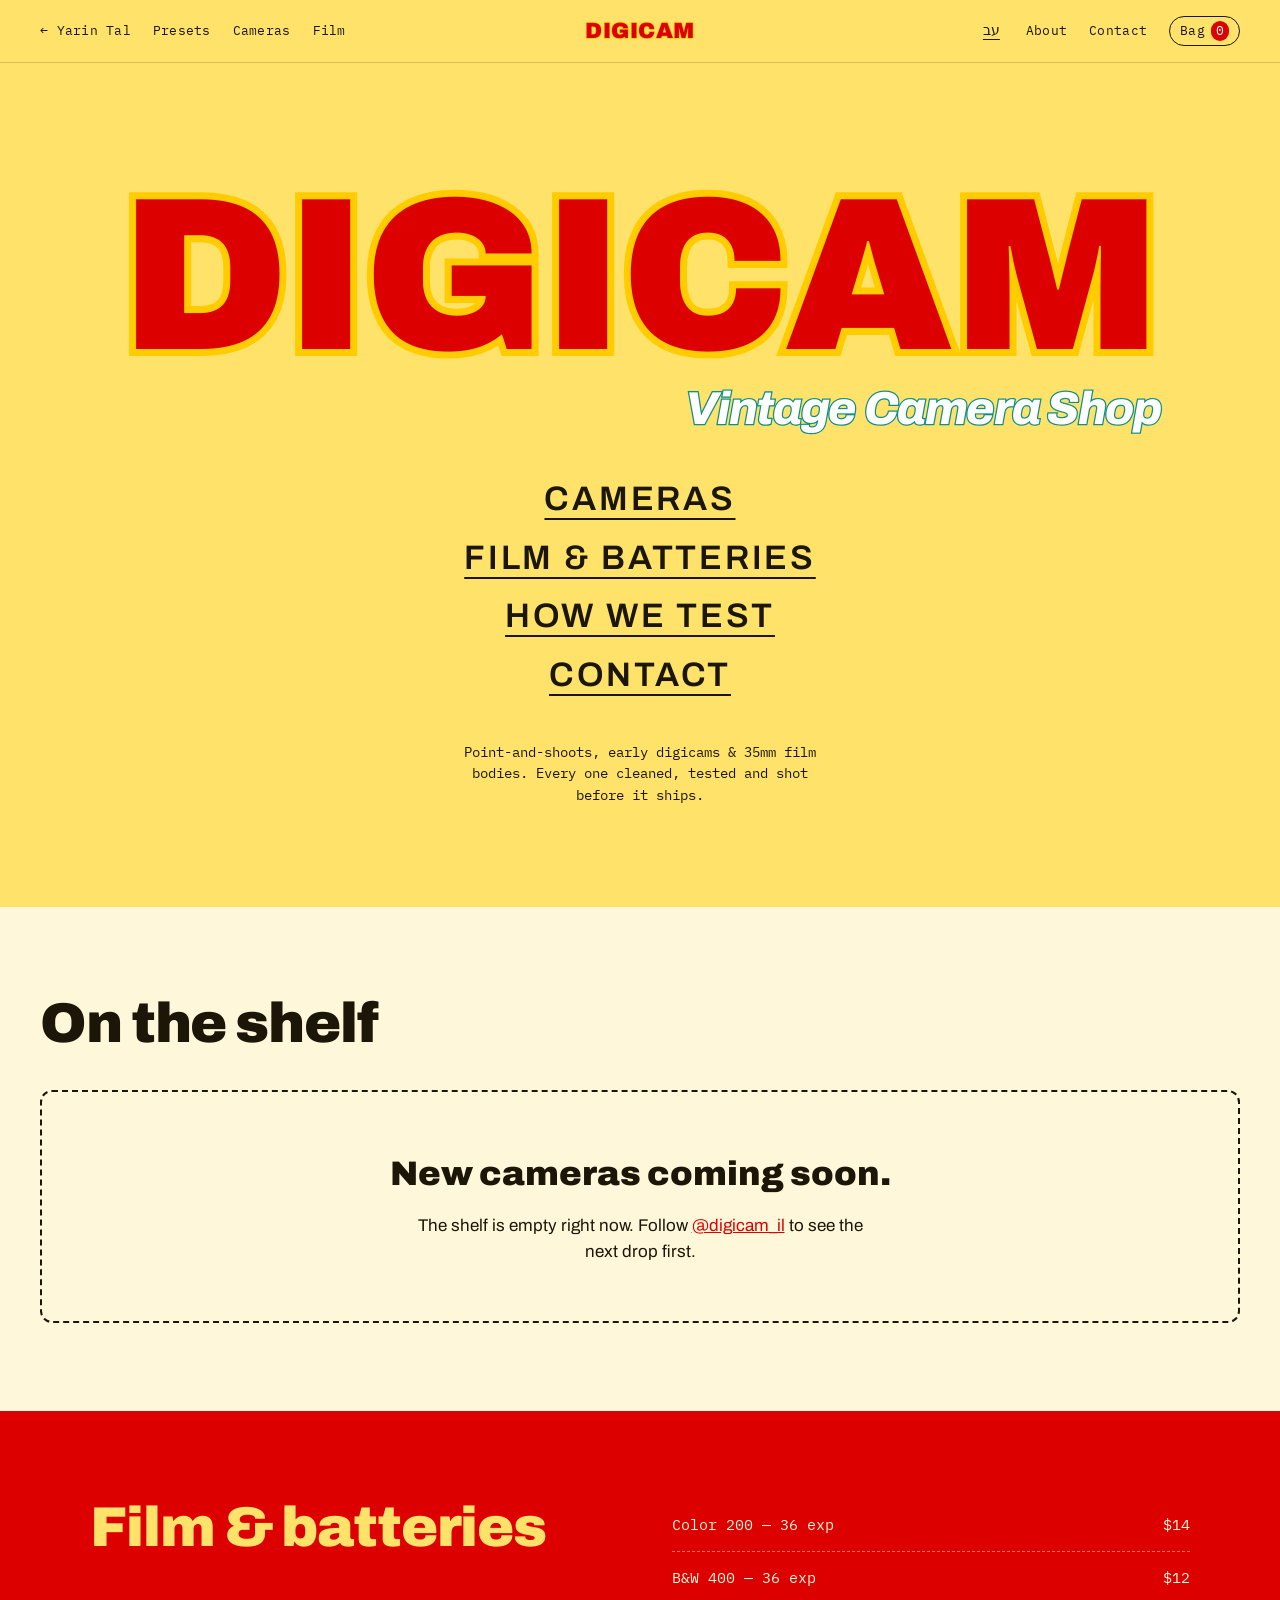
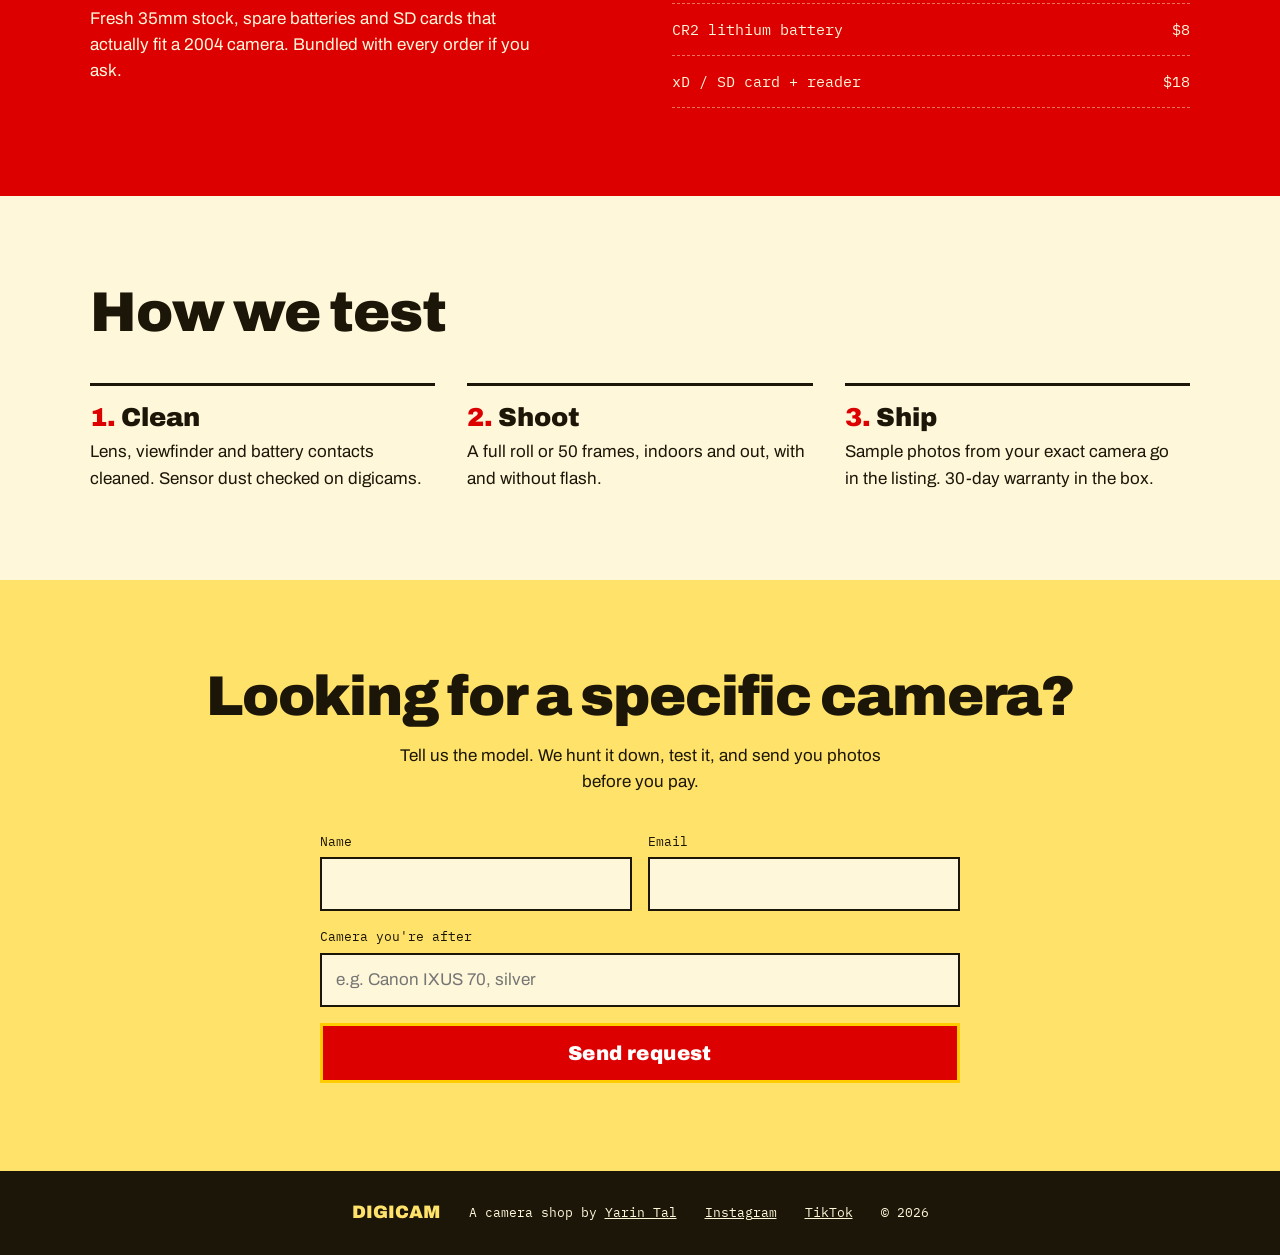
<file: shop.html>
<!DOCTYPE html>
<html lang="en">
<head>
  <meta charset="utf-8">
  <meta name="viewport" content="width=device-width, initial-scale=1">
  <title>DIGICAM — Shop by Yarin Tal</title>
  <meta name="description" content="DIGICAM is a vintage camera shop: tested point-and-shoots, film cameras and early digicams, ready to shoot.">
  <link rel="preconnect" href="https://fonts.googleapis.com">
  <link rel="preconnect" href="https://fonts.gstatic.com" crossorigin>
  <link href="https://fonts.googleapis.com/css2?family=Archivo:ital,wght@0,400;0,600;0,900;1,800&family=IBM+Plex+Mono:wght@400;500&display=swap" rel="stylesheet">
  <link rel="stylesheet" href="cart.css">
  <link rel="stylesheet" href="shop.css">
  <link rel="stylesheet" href="rtl.css">
  <script src="i18n.js"></script>
</head>
<body>

  <header class="topbar" id="top">
    <nav class="topbar__side" aria-label="Shop">
      <a href="index.html" class="back">← Yarin Tal</a>
      <a href="presets.html">Presets</a>
      <a href="#shop">Cameras</a>
      <a href="#film">Film</a>
    </nav>
    <a href="#top" class="topbar__mark" aria-label="DIGICAM home">DIGICAM</a>
    <nav class="topbar__side topbar__side--end" aria-label="Info">
      <a href="#about">About</a>
      <a href="#contact">Contact</a>
      <button class="bag" type="button" aria-label="Bag, 0 items"><span>Bag</span> <span class="bag__count">0</span></button>
    </nav>
  </header>

  <main>
    <!-- HERO: the logo, blown up, with the big stacked menu from the reference -->
    <section class="hero">
      <h1 class="hero__logo">
        <span class="logo-word">DIGICAM</span>
        <span class="logo-tag">Vintage Camera Shop</span>
      </h1>
      <nav class="hero__menu" aria-label="Main">
        <a href="#shop">Cameras</a>
        <a href="#film">Film &amp; Batteries</a>
        <a href="#about">How We Test</a>
        <a href="#contact">Contact</a>
      </nav>
      <p class="hero__note">Point-and-shoots, early digicams &amp; 35mm film bodies. Every one cleaned, tested and shot before it ships.</p>
    </section>

    <!-- SHOP GRID -->
    <section class="shop" id="shop">
      <div class="section-head">
        <h2>On the shelf</h2>
        <div class="filters" role="group" aria-label="Filter cameras">
          <button type="button" class="is-on" data-filter="all">All</button>
          <button type="button" data-filter="digital">Digicams</button>
          <button type="button" data-filter="film">Film</button>
        </div>
      </div>
      <ul class="grid" id="grid"></ul>
    </section>

    <!-- FILM STRIP -->
    <section class="film" id="film">
      <div class="film__inner">
        <h2>Film &amp; batteries</h2>
        <p>Fresh 35mm stock, spare batteries and SD cards that actually fit a 2004 camera. Bundled with every order if you ask.</p>
        <ul class="film__list">
          <li><span>Color 200 — 36 exp</span><span>$14</span></li>
          <li><span>B&amp;W 400 — 36 exp</span><span>$12</span></li>
          <li><span>CR2 lithium battery</span><span>$8</span></li>
          <li><span>xD / SD card + reader</span><span>$18</span></li>
        </ul>
      </div>
    </section>

    <!-- ABOUT / PROCESS -->
    <section class="about" id="about">
      <h2>How we test</h2>
      <ol class="steps">
        <li>
          <h3>Clean</h3>
          <p>Lens, viewfinder and battery contacts cleaned. Sensor dust checked on digicams.</p>
        </li>
        <li>
          <h3>Shoot</h3>
          <p>A full roll or 50 frames, indoors and out, with and without flash.</p>
        </li>
        <li>
          <h3>Ship</h3>
          <p>Sample photos from your exact camera go in the listing. 30-day warranty in the box.</p>
        </li>
      </ol>
    </section>

    <!-- CONTACT -->
    <section class="contact" id="contact">
      <h2>Looking for a specific camera?</h2>
      <p>Tell us the model. We hunt it down, test it, and send you photos before you pay.</p>
      <form class="contact__form" id="contactForm">
        <label>
          <span>Name</span>
          <input type="text" name="name" required autocomplete="name">
        </label>
        <label>
          <span>Email</span>
          <input type="email" name="email" required autocomplete="email">
        </label>
        <label class="wide">
          <span>Camera you're after</span>
          <input type="text" name="camera" placeholder="e.g. Canon IXUS 70, silver">
        </label>
        <button type="submit">Send request</button>
        <p class="contact__ok" id="formOk" hidden>Got it. We'll be in touch within two days.</p>
      </form>
    </section>
  </main>

  <footer class="footer">
    <span class="footer__mark">DIGICAM</span>
    <span>A camera shop by <a href="index.html">Yarin Tal</a></span>
    <a href="https://www.instagram.com/digicam_il/" target="_blank" rel="noopener">Instagram</a>
    <a href="https://www.tiktok.com/@digicamshop" target="_blank" rel="noopener">TikTok</a>
    <span>© 2026</span>
  </footer>

  <script src="presets-data.js"></script>
  <script src="cameras-data.js"></script>
  <script src="cart.js"></script>
  <script src="shop.js"></script>
</body>
</html>
</file>
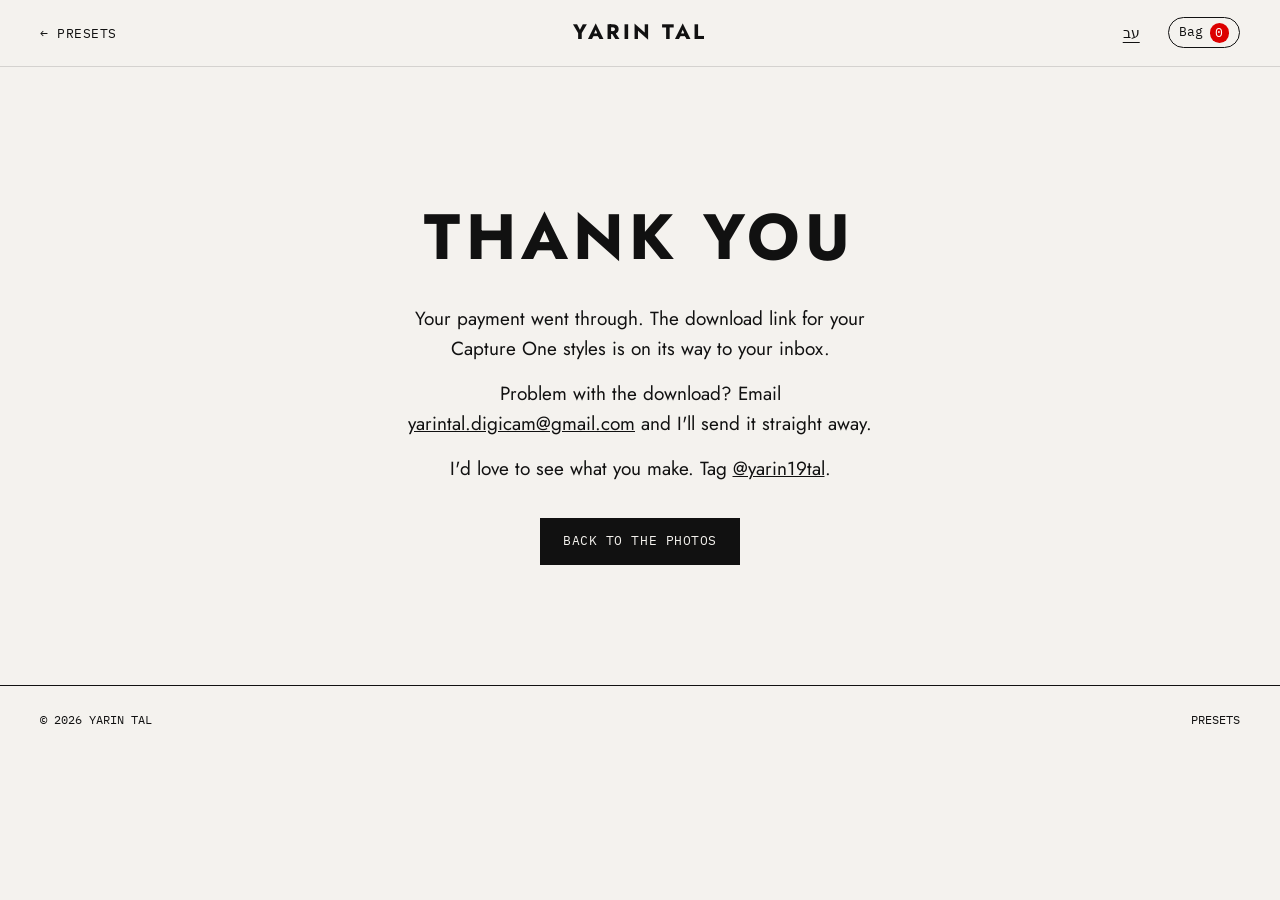
<file: thanks.html>
<!DOCTYPE html>
<html lang="en">
<head>
  <meta charset="utf-8">
  <meta name="viewport" content="width=device-width, initial-scale=1">
  <title>Thank you — Yarin Tal</title>
  <meta name="robots" content="noindex">
  <link rel="preconnect" href="https://fonts.googleapis.com">
  <link rel="preconnect" href="https://fonts.gstatic.com" crossorigin>
  <link href="https://fonts.googleapis.com/css2?family=Jost:wght@400;500;700&family=IBM+Plex+Mono:wght@400;500&display=swap" rel="stylesheet">
  <link rel="stylesheet" href="cart.css">
  <link rel="stylesheet" href="site.css">
  <link rel="stylesheet" href="presets.css">
  <link rel="stylesheet" href="checkout.css">
  <link rel="stylesheet" href="rtl.css">
  <script src="i18n.js"></script>
</head>
<body class="page-presets">
  <header class="topbar is-solid">
    <nav class="topbar__side"><a href="presets.html">← Presets</a></nav>
    <a href="index.html" class="topbar__mark">YARIN TAL</a>
    <div class="topbar__side topbar__side--end"></div>
  </header>

  <main class="thanks">
    <h1>Thank you</h1>
    <p id="thanksLead">Your payment went through. The download link for your Capture One styles is on its way to your inbox.</p>
    <div class="download" id="download" hidden>
      <a class="btn btn--download" id="downloadBtn" href="#" target="_blank" rel="noopener">Download <span id="downloadName">your styles</span></a>
      <p class="download__hint">Save the file now. Your receipt is in your email.</p>
    </div>
    <p id="helpLine">Problem with the download? Email <a href="mailto:yarintal.digicam@gmail.com">yarintal.digicam@gmail.com</a> and I'll send it straight away.</p>
    <p>I'd love to see what you make. Tag <a href="https://www.instagram.com/yarin19tal/" target="_blank" rel="noopener">@yarin19tal</a>.</p>
    <a class="btn" href="index.html#work">Back to the photos</a>
  </main>

  <footer class="footer">
    <span>© 2026 Yarin Tal</span>
    <a href="presets.html">Presets</a>
  </footer>

  <script src="presets-data.js"></script>
  <script src="cameras-data.js"></script>
  <script src="cart.js"></script>
  <script>
    // The payment provider sends buyers here after paying, with
    //   thanks.html?item=<product id>&file=<download link>
    // (set as the "success URL" of each payment page — see PAYMENTS-SETUP.md)
    const q = new URLSearchParams(location.search);
    const file = q.get("file");
    const item = findProduct(q.get("item"));
    if (file && /^https:\/\//i.test(file)) {
      document.getElementById("download").hidden = false;
      document.getElementById("downloadBtn").href = file;
      if (item) document.getElementById("downloadName").textContent = T(item.name);
      document.getElementById("thanksLead").textContent = T("Your payment went through. Your Capture One styles are ready:");
    } else if (q.get("paid") === "paypal") {
      // PayPal: files are emailed by hand to the buyer's PayPal address.
      // The order is paid, so empty the bag.
      const ref = (q.get("ref") || "").replace(/[^A-Z0-9]/gi, "");
      const kind = q.get("order");
      Cart.clear();
      document.getElementById("thanksLead").innerHTML =
        (item ? T("Your PayPal payment went through for {item}.", { item: `<strong>${T(item.name)}</strong>` }) : T("Your PayPal payment went through.")) + " " +
        T(kind === "cameras"
          ? "Thank you for your DIGICAM order! I'll email you within a day to confirm shipping."
          : kind === "mixed"
          ? "I'll send your preset files to your PayPal email within a few hours, and email you within a day to confirm camera shipping."
          : "I'll send the files to your PayPal email address within a few hours.") +
        (ref ? `<br><span class="order-ref">${T("Order {ref}", { ref })}</span>` : "");
      if (kind === "cameras" || kind === "mixed") {
        document.getElementById("helpLine").innerHTML =
          T('Questions about your order? Email <a href="mailto:yarintal.digicam@gmail.com">yarintal.digicam@gmail.com</a>.');
      }
    }
  </script>
</body>
</html>
</file>
<file: cart.css>
/* The bag — button + drawer, shared by every page. Colors follow each page's own variables. */
[hidden] { display: none !important; }

.bag {
  display: inline-flex; align-items: center; gap: 6px;
  padding: 4px 10px;
  font: inherit; font-family: var(--mono, monospace); font-size: 13px; letter-spacing: .02em;
  color: inherit; background: transparent;
  border: 1px solid currentColor; border-radius: 99px;
  cursor: pointer;
}
.bag__count {
  display: inline-block; min-width: 1.5em; padding: 0 4px;
  background: #DC0000; color: #fff;
  border-radius: 99px; text-align: center; line-height: 1.5;
}
.bag.bump { animation: bagbump .35s ease; }
@keyframes bagbump { 50% { transform: scale(1.12); } }

body.bag-open { overflow: hidden; }
.drawer {
  position: fixed; inset: 0; z-index: 100;
  background: rgba(17, 17, 17, .45);
  display: flex; justify-content: flex-end;
}
.drawer__panel {
  width: min(420px, 100%); height: 100%;
  display: flex; flex-direction: column;
  padding: 22px clamp(16px, 4vw, 28px);
  overflow-y: auto;
  color: var(--ink, #111); background: var(--paper, #F4F2EE);
  border-left: 1px solid var(--ink, #111);
  text-align: left;
}
.drawer__head { display: flex; justify-content: space-between; align-items: center; margin-bottom: 14px; }
.drawer__head h2 { margin: 0; font-weight: 700; font-size: 26px; letter-spacing: .06em; text-transform: uppercase; }
.drawer__close {
  width: 40px; height: 40px; font-size: 24px; line-height: 1;
  color: inherit; background: transparent;
  border: 1px solid currentColor; border-radius: 99px; cursor: pointer;
}
.drawer__msg {
  margin: 0 0 12px; padding: 10px 12px;
  font-family: var(--mono, monospace); font-size: 12px;
  border: 1px dashed currentColor;
}
.drawer__empty { margin: 8px 0; font-family: var(--mono, monospace); font-size: 14px; }
.drawer__links { display: flex; flex-direction: column; gap: 8px; margin: 8px 0 0; font-family: var(--mono, monospace); font-size: 13px; }
.drawer__links a { color: inherit; }
.drawer__list { list-style: none; margin: 0; padding: 0; }
.bagitem {
  display: grid; grid-template-columns: 72px 1fr auto; gap: 14px; align-items: start;
  padding: 14px 0; border-bottom: 1px solid var(--line, rgba(0,0,0,.15));
}
.bagthumb { aspect-ratio: 1; background: #ddd center / cover; }
.bagthumb--cam { aspect-ratio: auto; background: var(--tint); border: 1px solid currentColor; border-radius: 8px; padding: 6px; }
.bagitem__info { display: flex; flex-direction: column; gap: 2px; min-width: 0; }
.bagitem__info strong { font-weight: 600; }
.bagitem__info span { font-family: var(--mono, monospace); font-size: 12px; opacity: .75; }
.bagitem__remove {
  align-self: start; margin-top: 6px; padding: 0;
  color: inherit; background: none; border: 0; cursor: pointer;
  font-family: var(--mono, monospace); font-size: 12px; text-decoration: underline; text-underline-offset: 3px;
}
.bagitem__price { font-family: var(--mono, monospace); font-size: 15px; white-space: nowrap; }
.drawer__foot { margin-top: auto; padding-top: 20px; }
.drawer__total { display: flex; justify-content: space-between; font-weight: 700; font-size: 22px; }
.drawer__note { margin: 8px 0 16px; font-family: var(--mono, monospace); font-size: 12px; }
.drawer__pay {
  display: block; padding: 16px; text-align: center; text-decoration: none;
  font-family: var(--mono, monospace); font-size: 14px; letter-spacing: .06em; text-transform: uppercase;
  color: var(--paper, #F4F2EE); background: var(--ink, #111); border: 1px solid var(--ink, #111);
}
.drawer__pay:hover { background: transparent; color: var(--ink, #111); }
.drawer__keep {
  display: block; width: 100%; margin-top: 10px; padding: 12px;
  font-family: var(--mono, monospace); font-size: 13px; text-transform: uppercase; letter-spacing: .04em;
  color: inherit; background: transparent; border: 0; cursor: pointer; text-decoration: underline; text-underline-offset: 4px;
}

@media (prefers-reduced-motion: reduce) { .bag.bump { animation: none; } }
</file>
<file: site.css>
/* YARIN TAL — portfolio. Quiet black & paper so the photos lead;
   DIGICAM yellow/red only where the shop is mentioned. */
:root {
  --paper: #F4F2EE;
  --ink: #111111;
  --mute: #6B6862;
  --line: rgba(17, 17, 17, .14);
  --yellow: #FFE26A;
  --gold: #FFCC00;
  --red: #DC0000;

  --sans: "Jost", "Futura", "Century Gothic", sans-serif;
  --mono: "IBM Plex Mono", ui-monospace, Menlo, monospace;
}

*, *::before, *::after { box-sizing: border-box; }
html { scroll-behavior: smooth; }
body {
  margin: 0;
  background: var(--paper);
  color: var(--ink);
  font-family: var(--sans);
  font-size: 18px;
  line-height: 1.6;
  -webkit-font-smoothing: antialiased;
}
a { color: inherit; }
h2 { margin: 0; }
img { display: block; max-width: 100%; }

/* ---------- Top bar: split nav, centered name ---------- */
.topbar {
  position: fixed; inset: 0 0 auto 0; z-index: 20;
  display: grid; grid-template-columns: 1fr auto 1fr; align-items: center; gap: 16px;
  padding: 16px clamp(16px, 4vw, 40px);
  color: #fff;
  transition: background .3s, color .3s, box-shadow .3s;
}
.topbar.is-solid { background: var(--paper); color: var(--ink); box-shadow: 0 1px 0 var(--line); }
.topbar__side { display: flex; gap: 24px; align-items: center; }
.topbar__side--end { justify-content: flex-end; }
.topbar__side a {
  font-family: var(--mono); font-size: 12.5px; letter-spacing: .04em;
  text-transform: uppercase; text-decoration: none;
}
.topbar__side a:hover { text-decoration: underline; text-underline-offset: 4px; }
.topbar__mark {
  font-weight: 700; font-size: 21px; letter-spacing: .14em;
  text-decoration: none; white-space: nowrap;
}
.ig { display: flex; }

/* ---------- Hero ---------- */
.hero {
  position: relative;
  height: 100svh; min-height: 520px;
  display: grid; place-items: center;
  color: #fff;
  overflow: hidden;
  background: #1d1d1d;
}
.hero__photo {
  position: absolute; inset: 0;
  background: #262624 center / cover no-repeat;
}
.hero__photo::after { /* keeps the white menu readable on any photo */
  content: ""; position: absolute; inset: 0;
  background: linear-gradient(rgba(0,0,0,.28), rgba(0,0,0,.18) 40%, rgba(0,0,0,.4));
}
.hero__menu {
  position: relative;
  display: grid; justify-items: center; gap: 10px;
}
.hero__menu a {
  font-weight: 700;
  font-size: clamp(28px, 4.4vw, 46px);
  letter-spacing: .1em;
  text-transform: uppercase;
  text-decoration: underline;
  text-decoration-thickness: 2px;
  text-underline-offset: 10px;
}
.hero__menu a:hover { text-decoration-thickness: 4px; }
.hero__shop {
  font-family: "Archivo", var(--sans);
  font-weight: 900 !important;
  letter-spacing: .02em !important;
  color: var(--red);
  -webkit-text-stroke: 3px var(--gold);
  paint-order: stroke fill;
  text-decoration-color: var(--gold) !important;
}
.hero__caption {
  position: absolute; left: clamp(16px, 4vw, 40px); bottom: 22px; margin: 0;
  font-family: var(--mono); font-size: 12px; opacity: .85;
}

/* Placeholder look for frames whose photo hasn't been added yet */
.is-missing {
  background-image: repeating-linear-gradient(135deg, rgba(255,255,255,.04) 0 14px, transparent 14px 28px) !important;
}

/* ---------- Portfolio ---------- */
.work { padding: 120px clamp(16px, 4vw, 40px) 96px; }
.work__head {
  display: flex; flex-wrap: wrap; gap: 16px 24px; justify-content: space-between; align-items: center;
  margin-bottom: 40px; border-bottom: 1px solid var(--ink); padding-bottom: 14px;
}
.work h2, .about h2, .contact h2 {
  font-weight: 700; font-size: clamp(30px, 4vw, 44px);
  letter-spacing: .12em; text-transform: uppercase;
}
.work__count { margin: 0; font-family: var(--mono); font-size: 12.5px; color: var(--mute); }

.gallery { display: flex; gap: 24px; align-items: flex-start; }
.gallery__col { flex: 1; min-width: 0; }
.shot {
  margin: 0 0 36px;
  cursor: zoom-in;
}
.work__filters { display: flex; flex-wrap: wrap; gap: 8px; }
.work__filters button {
  font-family: var(--mono); font-size: 12px; text-transform: uppercase; letter-spacing: .03em;
  border: 1px solid var(--ink); background: transparent; color: var(--ink);
  padding: 6px 12px; cursor: pointer;
}
.work__filters button[aria-pressed="true"] { background: var(--ink); color: var(--paper); }
.shot__frame { background: #d9d6cf; overflow: hidden; }
.shot__frame img { width: 100%; height: auto; transition: opacity .4s; }
.shot__frame.is-missing {
  display: grid; place-items: center;
  background-color: #dcd9d2;
  background-image: repeating-linear-gradient(135deg, rgba(0,0,0,.035) 0 14px, transparent 14px 28px) !important;
}
.shot__frame.is-missing span {
  font-family: var(--mono); font-size: 12px; color: var(--mute);
}
.shot figcaption {
  display: flex; justify-content: space-between; gap: 12px;
  margin-top: 10px;
  font-family: var(--mono); font-size: 11.5px; text-transform: uppercase; letter-spacing: .03em;
}
.shot figcaption span:last-child { color: var(--mute); white-space: nowrap; }
.shot:hover img { opacity: .88; }
.shot:focus-visible { outline: 3px solid var(--ink); outline-offset: 4px; }

/* ---------- Shop teaser ---------- */
.shop-teaser {
  display: flex; flex-wrap: wrap; align-items: center; justify-content: center; gap: 12px 32px;
  padding: 56px 16px;
  background: var(--yellow);
  text-decoration: none;
}
.shop-teaser__logo {
  font-family: "Archivo", var(--sans); font-weight: 900;
  font-size: clamp(44px, 8vw, 88px); line-height: 1;
  color: var(--red);
  -webkit-text-stroke: clamp(3px, .6vw, 6px) var(--gold);
  paint-order: stroke fill;
}
.shop-teaser__text { font-family: var(--mono); font-size: 14px; }
.shop-teaser:hover .shop-teaser__text { text-decoration: underline; text-underline-offset: 4px; }

/* ---------- About & contact ---------- */
.about, .contact {
  padding: 96px clamp(16px, 4vw, 40px);
  max-width: 1180px; margin: 0 auto;
  display: grid; grid-template-columns: 1fr 2fr; gap: 24px 48px;
}
.about__body p { margin: 0 0 1em; max-width: 58ch; font-size: 20px; }
.contact { border-top: 1px solid var(--line); }
.contact p { margin: 0; grid-column: 2; font-size: 20px; }
.contact__links {
  grid-column: 2; list-style: none; margin: 0; padding: 0;
  font-family: var(--mono); font-size: 15px;
}
.contact__links li { padding: 6px 0; }

/* ---------- Footer ---------- */
.footer {
  display: flex; flex-wrap: wrap; justify-content: space-between; gap: 12px;
  padding: 24px clamp(16px, 4vw, 40px);
  border-top: 1px solid var(--ink);
  font-family: var(--mono); font-size: 12px; text-transform: uppercase;
}
.footer a { text-decoration: none; }
.footer a:hover { text-decoration: underline; }

/* ---------- Lightbox ---------- */
.lightbox {
  position: fixed; inset: 0; z-index: 50;
  background: rgba(10, 10, 10, .96);
  display: grid; grid-template-columns: 64px 1fr 64px; align-items: center;
  color: #fff;
}
.lightbox[hidden] { display: none; }
.lightbox figure { margin: 0; display: grid; justify-items: center; gap: 14px; }
.lightbox img { max-height: 82vh; max-width: 100%; object-fit: contain; }
.lightbox figcaption { font-family: var(--mono); font-size: 12px; text-transform: uppercase; }
.lightbox button {
  background: none; border: 0; color: #fff; cursor: pointer;
  font-family: var(--mono); font-size: 13px;
}
.lightbox__nav { font-size: 28px !important; height: 100%; }
.lightbox__close { position: absolute; top: 18px; right: 22px; }

a:focus-visible, button:focus-visible { outline: 3px solid currentColor; outline-offset: 3px; }

/* ---------- Mobile ---------- */
@media (max-width: 760px) {
  .topbar { grid-template-columns: 1fr auto; }
  .topbar__side:first-child { display: none; }
  .topbar__side--end { gap: 16px; }
  .topbar__side--end a:not(.ig):not(:last-of-type) { display: none; }
  .topbar__mark { font-size: 18px; }
  .about, .contact { grid-template-columns: 1fr; }
  .contact p, .contact__links { grid-column: 1; }
  .lightbox { grid-template-columns: 40px 1fr 40px; }
}

@media (prefers-reduced-motion: reduce) {
  html { scroll-behavior: auto; }
}
</file>
<file: rtl.css>
/* The עב / EN button, and the texts that switch to Hebrew. Loaded on every page. */

.lang {
  padding: 2px 4px;
  font: inherit; font-family: var(--mono, monospace); font-size: 13px;
  color: inherit; background: none; border: 0; cursor: pointer;
  text-decoration: underline; text-underline-offset: 4px;
}
.lang:hover { text-decoration-thickness: 2px; }
.lang:lang(he) { font-family: "Heebo", "Arial Hebrew", Arial, sans-serif; font-size: 14px; }
.topbar .back { white-space: nowrap; }

/* Hide the page for a split second while Hebrew is filled in */
html.i18n-pending body { opacity: 0; }

/* A Hebrew text block: right to left, Hebrew font, no wide letter spacing */
.he, .he *:not(input):not(textarea) {
  font-family: "Heebo", var(--sans, "Arial Hebrew"), sans-serif !important;
  letter-spacing: 0 !important;
}
.he em[dir="ltr"] { font-style: italic; }
/* Two fields side by side (first / last name): in Hebrew, first name goes on the right */
.cform__name:has(.he) { direction: rtl; }
.cform__send.he { justify-self: end; }
.he-right { text-align: right !important; }
.he-push { margin-left: auto !important; margin-right: 0 !important; }   /* narrow paragraphs move to the right edge */
input[dir="rtl"]::placeholder { text-align: right; }
.he em[dir="ltr"] { unicode-bidi: isolate; }
.he a[href^="mailto:"], .he a[href*="instagram.com"] { direction: ltr; unicode-bidi: isolate; }   /* @handles and emails read left to right */
</file>
<file: checkout.css>
/* Checkout & thank-you pages — on top of site.css + presets.css */
.secure { font-family: var(--mono); font-size: 12px; text-transform: uppercase; letter-spacing: .04em; }

.checkout {
  max-width: 1080px; margin: 0 auto;
  padding: 64px clamp(16px, 4vw, 40px) 96px;
  display: grid; grid-template-columns: 1.4fr 1fr; gap: 48px; align-items: start;
}
.checkout h1 {
  margin: 0 0 32px;
  font-weight: 700; font-size: clamp(36px, 5vw, 56px); letter-spacing: .08em; text-transform: uppercase;
}
.checkout h2 {
  margin: 40px 0 12px;
  font-family: var(--mono); font-size: 12px; font-weight: 500; text-transform: uppercase; letter-spacing: .05em;
}

.order__item {
  display: grid; grid-template-columns: 96px 1fr auto; gap: 18px; align-items: center;
  padding: 18px 0; border-top: 1px solid var(--ink); border-bottom: 1px solid var(--line);
}
.order__thumb { aspect-ratio: 1; background: #ddd center / cover; }
.order__name { margin: 0; font-weight: 500; font-size: 20px; }
.order__mood { margin: 2px 0 0; font-family: var(--mono); font-size: 12px; color: var(--mute); text-transform: uppercase; }
.order__price { margin: 0; font-family: var(--mono); font-size: 17px; white-space: nowrap; }
.order__price s { color: var(--mute); margin-right: 6px; }
.order__desc { margin: 16px 0 0; max-width: 52ch; color: #3b3935; }

.upsell {
  display: flex; justify-content: space-between; gap: 16px;
  margin-top: 24px; padding: 14px 16px;
  border: 1px dashed var(--ink);
  font-family: var(--mono); font-size: 13px; text-decoration: none;
}
.upsell:hover { background: var(--ink); color: var(--paper); }

.included { list-style: none; margin: 0; padding: 0; }
.included li { padding: 8px 0 8px 26px; position: relative; }
.included li::before { content: "✓"; position: absolute; left: 0; font-family: var(--mono); }

/* Payment box */
.pay {
  position: sticky; top: 90px;
  padding: 28px;
  background: #fff;
  border: 1px solid var(--ink);
  display: grid; gap: 14px;
}
.pay__row { display: flex; justify-content: space-between; font-family: var(--mono); font-size: 14px; }
.pay__row--total { padding-top: 14px; border-top: 1px solid var(--line); font-size: 18px; font-weight: 500; }
.pay__terms { display: flex; gap: 10px; align-items: flex-start; font-size: 15px; line-height: 1.45; cursor: pointer; }
.pay__terms input { width: 18px; height: 18px; margin-top: 2px; accent-color: var(--ink); flex: none; }
.pay__terms.shake { animation: shake .35s; }
@keyframes shake { 25% { transform: translateX(-4px); } 75% { transform: translateX(4px); } }
.btn--pay { text-align: center; padding: 16px; font-size: 14px; }
.btn--pay[aria-disabled="true"] { opacity: .45; }
.btn--ghost { background: transparent; color: var(--ink); text-align: center; }
.btn--ghost:hover { background: var(--ink); color: var(--paper); }
.pay__note, .pay__methods { margin: 0; font-size: 13.5px; color: var(--mute); }
.pay__methods { font-family: var(--mono); font-size: 11.5px; text-transform: uppercase; text-align: center; }
.pay__offline { display: grid; gap: 14px; }
.pay__offline[hidden] { display: none; }
.pay__offline p { margin: 0; font-size: 15px; }

.checkout-missing, .thanks {
  max-width: 720px; margin: 0 auto; padding: 120px 16px; text-align: center;
}
.thanks h1 {
  margin: 0 0 16px;
  font-weight: 700; font-size: clamp(36px, 6vw, 64px); letter-spacing: .08em; text-transform: uppercase;
}
.thanks p { max-width: 46ch; margin: 0 auto 14px; font-size: 19px; }
.thanks .btn { margin-top: 20px; }

@media (max-width: 820px) {
  .checkout { grid-template-columns: 1fr; }
  .pay { position: static; }
  .secure { display: none; }
}

[hidden] { display: none !important; }

.download { margin: 28px 0 32px; }
.btn--download { padding: 18px 32px; font-size: 15px; }
.download__hint { font-family: var(--mono); font-size: 12.5px !important; color: var(--mute); margin-top: 12px !important; }

.paypal { min-height: 110px; }
.paypal__msg { margin: 8px 0 0; font-size: 14px; color: #8a1c1c; }
.paypal__msg:empty { display: none; }

.order-ref { display: inline-block; margin-top: 10px; font-family: var(--mono); font-size: 13px; color: var(--mute); }

/* ---------- Bag checkout ---------- */
.order__list { list-style: none; margin: 0; padding: 0; }
.order__list .order__item + .order__item { border-top: 0; }
.order__thumb--cam { aspect-ratio: auto; background: var(--tint); border: 1px solid var(--ink); border-radius: 8px; padding: 8px; }
.order__remove {
  margin-top: 6px; padding: 0; background: none; border: 0; cursor: pointer; color: var(--ink);
  font-family: var(--mono); font-size: 12px; text-decoration: underline; text-underline-offset: 3px;
}
button.upsell { width: 100%; background: transparent; color: var(--ink); cursor: pointer; text-align: left; }
</file>
<file: contact.css>
/* Contact page — on top of site.css */
.page-contact .topbar { position: sticky; }
.topbar__side a[aria-current="page"] { text-decoration: underline; text-underline-offset: 4px; }

.contact-page {
  max-width: 760px;
  margin: 0 auto;
  padding: 72px clamp(16px, 4vw, 40px) 112px;
}
.contact-page h1 {
  margin: 0 0 28px;
  font-weight: 700; font-size: clamp(32px, 4vw, 40px);
  letter-spacing: .08em; text-transform: uppercase;
}
.contact-page__intro { margin-bottom: 48px; }
.contact-page__intro p {
  margin: 0 0 10px;
  font-family: var(--mono); font-size: 14px; letter-spacing: .02em; text-transform: uppercase;
}
.contact-page__intro a { text-decoration: none; }
.contact-page__intro a:hover { text-decoration: underline; text-underline-offset: 4px; }
.dash { margin: 4px 0 14px !important; }

/* ---------- Form ---------- */
.cform { display: grid; gap: 26px; }
.cform fieldset { border: 0; margin: 0; padding: 0; min-width: 0; }
.cform legend, .cform label > span {
  display: block;
  font-family: var(--mono); font-size: 13px; letter-spacing: .02em; text-transform: uppercase;
}
.cform legend { margin-bottom: 14px; }
.cform label > span { margin-bottom: 8px; }
.cform em { font-style: normal; color: var(--mute); }
.cform__name { display: grid; grid-template-columns: 1fr 1fr; gap: 0 12px; }
.cform__name legend { grid-column: 1 / -1; }

.cform input, .cform textarea {
  width: 100%;
  padding: 14px;
  font: inherit; font-size: 17px;
  color: var(--ink);
  background: #fafaf8;
  border: 1px solid #a8a5a0;
  border-radius: 0;
}
.cform textarea { resize: vertical; min-height: 160px; }
.cform input:focus, .cform textarea:focus { outline: 2px solid var(--ink); outline-offset: 0; border-color: var(--ink); }
.cform .is-invalid { border-color: #b3261e; }

.cform__send {
  justify-self: start;
  padding: 16px 40px;
  font-family: var(--mono); font-size: 14px; letter-spacing: .06em; text-transform: uppercase;
  background: var(--ink); color: var(--paper);
  border: 1px solid var(--ink);
  cursor: pointer;
}
.cform__send:hover { background: transparent; color: var(--ink); }
.cform__error { margin: 0; font-family: var(--mono); font-size: 13px; color: #b3261e; }
.cform__done { margin: 0; font-family: var(--mono); font-size: 13px; }
.cform [hidden] { display: none; }

@media (max-width: 560px) {
  .cform__name { grid-template-columns: 1fr; gap: 26px; }
  .cform__name legend { margin-bottom: 0; }
}
</file>
<file: shop.css>
/* DIGICAM — palette taken from the logo */
:root {
  --yellow: #FFE26A;       /* logo background */
  --gold: #FFCC00;         /* letter outline */
  --red: #DC0000;          /* wordmark */
  --teal: #0F8F86;         /* tagline outline */
  --ink: #1C1608;
  --paper: #FFF7DA;
  --line: rgba(28, 22, 8, .18);

  --display: "Archivo", "Helvetica Neue", Arial, sans-serif;
  --mono: "IBM Plex Mono", ui-monospace, Menlo, monospace;
}

*, *::before, *::after { box-sizing: border-box; }
html { scroll-behavior: smooth; }
body {
  margin: 0;
  background: var(--paper);
  color: var(--ink);
  font-family: var(--display);
  font-size: 17px;
  line-height: 1.55;
  -webkit-font-smoothing: antialiased;
}
a { color: inherit; }
h1, h2, h3 { margin: 0; line-height: 1.05; }
img, svg { display: block; max-width: 100%; }

/* ---------- Top bar (split nav + centered wordmark, like the reference) ---------- */
.topbar {
  position: sticky; top: 0; z-index: 10;
  display: grid;
  grid-template-columns: 1fr auto 1fr;
  align-items: center;
  gap: 16px;
  padding: 14px clamp(16px, 4vw, 40px);
  background: var(--yellow);
  border-bottom: 1px solid var(--line);
}
.topbar__side { display: flex; gap: 22px; align-items: center; }
.topbar__side--end { justify-content: flex-end; }
.topbar__side a, .bag {
  font-family: var(--mono);
  font-size: 13px;
  text-decoration: none;
  letter-spacing: .02em;
}
.topbar__side a:hover { text-decoration: underline; text-underline-offset: 4px; }
.topbar__mark {
  font-weight: 900;
  font-size: 22px;
  letter-spacing: .02em;
  text-decoration: none;
  color: var(--red);
  -webkit-text-stroke: 1.5px var(--gold);
  paint-order: stroke fill;
}
.bag {
  border: 1px solid var(--ink);
  background: transparent;
  padding: 4px 10px;
  border-radius: 99px;
  cursor: pointer;
  color: var(--ink);
}
.bag__count {
  display: inline-block; min-width: 1.4em;
  background: var(--red); color: #fff;
  border-radius: 99px; text-align: center;
}
.bag.bump { animation: bump .35s ease; }
@keyframes bump { 50% { transform: scale(1.12); } }

/* ---------- Hero ---------- */
.hero {
  background: var(--yellow);
  min-height: calc(100svh - 56px);
  display: grid;
  place-content: center;
  justify-items: center;
  text-align: center;
  padding: 64px 16px 48px;
  gap: 40px;
}
.hero__logo { display: grid; justify-items: end; }
.logo-word {
  font-weight: 900;
  font-size: clamp(64px, 17vw, 240px);
  line-height: .9;
  letter-spacing: -.01em;
  color: var(--red);
  -webkit-text-stroke: clamp(4px, 1.1vw, 14px) var(--gold);
  paint-order: stroke fill;
}
.logo-tag {
  font-style: italic;
  font-weight: 800;
  font-size: clamp(18px, 3.6vw, 48px);
  letter-spacing: -.03em;
  color: #fff;
  -webkit-text-stroke: clamp(1px, .2vw, 2.5px) var(--teal);
  paint-order: stroke fill;
  margin-top: .2em;
}
.hero__menu {
  display: grid;
  gap: 6px;
}
.hero__menu a {
  font-weight: 600;
  font-size: clamp(22px, 3.2vw, 34px);
  letter-spacing: .08em;
  text-transform: uppercase;
  text-decoration: underline;
  text-decoration-thickness: 2px;
  text-underline-offset: 8px;
}
.hero__menu a:hover { color: var(--red); }
.hero__note {
  max-width: 44ch;
  margin: 0;
  font-family: var(--mono);
  font-size: 14px;
}

/* ---------- Shared section heads ---------- */
section h2 {
  font-weight: 900;
  font-size: clamp(32px, 5vw, 56px);
  letter-spacing: -.02em;
}

/* ---------- Shop ---------- */
.shop { padding: 88px clamp(16px, 4vw, 40px); }
.section-head {
  display: flex; flex-wrap: wrap; gap: 16px;
  justify-content: space-between; align-items: end;
  margin-bottom: 36px;
}
.filters { display: flex; gap: 8px; }
.filters button {
  font-family: var(--mono); font-size: 13px;
  border: 1px solid var(--ink); background: transparent; color: var(--ink);
  padding: 6px 14px; border-radius: 99px; cursor: pointer;
}
.filters button.is-on { background: var(--ink); color: var(--yellow); }

.grid {
  list-style: none; margin: 0; padding: 0;
  display: grid;
  grid-template-columns: repeat(auto-fill, minmax(240px, 1fr));
  gap: 40px 24px;
}
.card { display: grid; gap: 12px; }
.card[hidden] { display: none; }
.card__frame {
  aspect-ratio: 4 / 3;
  background: var(--tint, #f3e7b8);
  display: grid; place-items: center;
  padding: 18%;
  position: relative;
}
.card__badge {
  position: absolute; top: 10px; left: 10px;
  font-family: var(--mono); font-size: 11px;
  background: var(--paper); padding: 2px 8px;
}
.card__badge--sold { background: var(--ink); color: var(--paper); }
.card__meta {
  display: flex; justify-content: space-between; gap: 12px;
  font-family: var(--mono); font-size: 12.5px; text-transform: uppercase;
}
.card__meta span:last-child { white-space: nowrap; }
.card__spec { font-family: var(--mono); font-size: 12px; opacity: .7; margin-top: -8px; }
.card__add {
  justify-self: start;
  font-family: var(--mono); font-size: 12.5px;
  background: none; border: 0; padding: 0; cursor: pointer; color: var(--ink);
  text-decoration: underline; text-underline-offset: 4px;
}
.card__add:hover { color: var(--red); }
.card__add:disabled { opacity: .4; cursor: default; text-decoration: none; }

/* ---------- Film ---------- */
.film {
  background: var(--red);
  color: var(--paper);
  padding: 88px clamp(16px, 4vw, 40px);
}
.film__inner {
  max-width: 1100px; margin: 0 auto;
  display: grid; grid-template-columns: 1fr 1fr; gap: 24px 64px;
}
.film h2 { color: var(--yellow); }
.film p { margin: 0; max-width: 46ch; grid-column: 1; }
.film__list {
  grid-column: 2; grid-row: 1 / span 2;
  list-style: none; margin: 0; padding: 0;
  font-family: var(--mono); font-size: 15px;
}
.film__list li {
  display: flex; justify-content: space-between;
  padding: 14px 0;
  border-bottom: 1px dashed rgba(255, 247, 218, .45);
}

/* ---------- About ---------- */
.about { padding: 88px clamp(16px, 4vw, 40px); max-width: 1180px; margin: 0 auto; }
.steps {
  list-style: none; margin: 40px 0 0; padding: 0;
  display: grid; grid-template-columns: repeat(3, 1fr); gap: 32px;
  counter-reset: step;
}
.steps li { border-top: 3px solid var(--ink); padding-top: 18px; counter-increment: step; }
.steps h3 { font-size: 26px; font-weight: 900; margin-bottom: 8px; }
.steps h3::before {
  content: counter(step) ". ";
  color: var(--red);
}
.steps p { margin: 0; max-width: 34ch; }

/* ---------- Contact ---------- */
.contact {
  background: var(--yellow);
  padding: 88px clamp(16px, 4vw, 40px);
  text-align: center;
}
.contact > p { max-width: 50ch; margin: 16px auto 36px; }
.contact__form {
  max-width: 640px; margin: 0 auto;
  display: grid; grid-template-columns: 1fr 1fr; gap: 16px;
  text-align: left;
}
.contact__form label { display: grid; gap: 6px; font-family: var(--mono); font-size: 12.5px; }
.contact__form .wide { grid-column: 1 / -1; }
.contact__form input {
  font: inherit; font-family: var(--display); font-size: 17px;
  padding: 12px 14px;
  border: 2px solid var(--ink); background: var(--paper); color: var(--ink);
  border-radius: 0;
}
.contact__form input:focus { outline: 3px solid var(--teal); outline-offset: 1px; }
.contact__form button {
  grid-column: 1 / -1;
  font-family: var(--display); font-weight: 900; font-size: 20px;
  letter-spacing: .02em;
  padding: 16px;
  background: var(--red); color: #fff;
  border: 3px solid var(--gold);
  cursor: pointer;
}
.contact__form button:hover { background: #b80000; }
.contact__ok { grid-column: 1 / -1; margin: 0; font-family: var(--mono); text-align: center; }

/* ---------- Footer ---------- */
.footer {
  display: flex; flex-wrap: wrap; gap: 12px 28px; align-items: center; justify-content: center;
  padding: 28px 16px;
  font-family: var(--mono); font-size: 12.5px;
  background: var(--ink); color: var(--paper);
}
.footer__mark { font-family: var(--display); font-weight: 900; font-size: 18px; color: var(--yellow); }

/* ---------- Focus ---------- */
a:focus-visible, button:focus-visible { outline: 3px solid var(--teal); outline-offset: 3px; }

/* ---------- Mobile ---------- */
@media (max-width: 760px) {
  .topbar { grid-template-columns: auto auto 1fr; }
  .topbar__side:first-child a:not(.back) { display: none; }
  .topbar__side--end a { display: none; }
  .film__inner { grid-template-columns: 1fr; }
  .film__list { grid-column: 1; grid-row: auto; }
  .steps { grid-template-columns: 1fr; }
  .contact__form { grid-template-columns: 1fr; }
}

@media (prefers-reduced-motion: reduce) {
  html { scroll-behavior: auto; }
  .bag.bump { animation: none; }
}

/* ---------- Bag (drawer styles live in cart.css) ---------- */
.card__add.is-in { background: var(--ink); color: var(--paper); }

/* Real camera photos fill the whole card */
.card__frame--photo { padding: 0; overflow: hidden; background: transparent; }
.card__frame--photo img { width: 100%; height: 100%; object-fit: contain; }
a.card__add { color: var(--ink); }

/* Empty shelf (no cameras in stock) */
.empty-shelf {
  padding: 56px 24px; text-align: center;
  border: 2px dashed var(--ink); border-radius: 12px;
}
.empty-shelf p { margin: 0 auto; max-width: 46ch; }
.empty-shelf__title { font-weight: 900; font-size: clamp(24px, 3vw, 34px); margin-bottom: 12px !important; }
.empty-shelf a { color: var(--red); }
</file>
<file: presets.css>
/* Presets page — sits on top of site.css */
.page-presets .topbar { position: sticky; }
.topbar__side a[aria-current="page"] { text-decoration: underline; text-underline-offset: 4px; }

.p-intro {
  padding: 96px clamp(16px, 4vw, 40px) 56px;
  max-width: 1180px; margin: 0 auto;
  display: grid; grid-template-columns: 1fr 1fr; gap: 24px 48px; align-items: end;
  border-bottom: 1px solid var(--ink);
}
.p-intro h1 {
  margin: 0;
  font-weight: 700; font-size: clamp(48px, 9vw, 120px); line-height: .95;
  letter-spacing: .08em; text-transform: uppercase;
}
.p-intro p { margin: 0; max-width: 46ch; font-size: 19px; }

/* ---------- Preset rows ---------- */
.presets { max-width: 1180px; margin: 0 auto; padding: 0 clamp(16px, 4vw, 40px); }
.preset {
  display: grid; grid-template-columns: 3fr 2fr; gap: 24px 48px; align-items: center;
  padding: 64px 0;
  border-bottom: 1px solid var(--line);
}
.preset:nth-child(even) .compare { order: 2; }

.preset__name {
  margin: 0 0 6px;
  font-weight: 700; font-size: clamp(28px, 3.4vw, 40px); letter-spacing: .06em; text-transform: uppercase;
}
.preset__mood { margin: 0 0 18px; font-family: var(--mono); font-size: 12.5px; color: var(--mute); text-transform: uppercase; }
.preset__desc { margin: 0 0 24px; max-width: 40ch; }
.preset__buy { display: flex; align-items: center; gap: 20px; }
.preset__price { font-family: var(--mono); font-size: 16px; }

.btn {
  display: inline-block;
  padding: 12px 22px;
  background: var(--ink); color: var(--paper);
  font-family: var(--mono); font-size: 13px; letter-spacing: .04em; text-transform: uppercase;
  text-decoration: none;
  border: 1px solid var(--ink);
}
.btn:hover { background: transparent; color: var(--ink); }

/* ---------- Before / after slider ---------- */
.compare {
  --pos: 50%;
  position: relative;
  aspect-ratio: 3 / 2;
  overflow: hidden;
  background: #cfcac0;
  user-select: none;
  touch-action: pan-y;
  cursor: ew-resize;
}
.compare__layer {
  position: absolute; inset: 0;
  background-size: cover; background-position: center;
}
/* Stand-in scene until a real photo loads: dusk street colors so the grade is visible */
.compare.is-missing .compare__layer {
  background-image:
    radial-gradient(circle at 72% 30%, #ffd9a0 0 7%, transparent 8%),
    linear-gradient(180deg, #6f8fb8 0%, #c9a99a 46%, #3f4a52 47%, #2c3338 70%, #8a6d4f 71%, #5b4a3b 100%);
}
.compare__after { clip-path: inset(0 0 0 var(--pos)); }
.compare__line {
  position: absolute; top: 0; bottom: 0; left: var(--pos);
  width: 2px; margin-left: -1px; background: #fff;
  box-shadow: 0 0 0 1px rgba(0,0,0,.15);
  pointer-events: none;
}
.compare__line::after {
  content: "‹ ›";
  position: absolute; top: 50%; left: 50%; transform: translate(-50%, -50%);
  width: 38px; height: 38px; border-radius: 50%;
  display: grid; place-items: center;
  background: #fff; color: var(--ink);
  font-family: var(--mono); font-size: 14px;
}
.compare__tag {
  position: absolute; top: 10px;
  font-family: var(--mono); font-size: 11px; text-transform: uppercase;
  background: rgba(244, 242, 238, .9); padding: 2px 8px;
  pointer-events: none;
}
.compare__tag--before { left: 10px; }
.compare__tag--after { right: 10px; }
.compare input[type="range"] { /* keyboard + screen reader control */
  position: absolute; inset: 0; width: 100%; height: 100%;
  opacity: 0; margin: 0;
  pointer-events: none; /* the box handles pointer drags; this stays for keyboard */
}
.compare:focus-within { outline: 3px solid var(--ink); outline-offset: 4px; }

/* ---------- Bundle ---------- */
.bundle {
  max-width: 1180px; margin: 64px auto 0;
  padding: 48px clamp(16px, 4vw, 40px);
  display: flex; flex-wrap: wrap; gap: 24px 48px; justify-content: space-between; align-items: center;
  background: var(--ink); color: var(--paper);
}
.bundle h2 { font-weight: 700; font-size: clamp(28px, 3.4vw, 40px); letter-spacing: .06em; text-transform: uppercase; }
.bundle p { margin: 6px 0 0; }
.bundle__buy { display: flex; align-items: center; gap: 20px; }
.bundle__price { font-family: var(--mono); font-size: 18px; }
.bundle__price s { opacity: .5; margin-right: 6px; }
.bundle .btn { background: var(--paper); color: var(--ink); border-color: var(--paper); }
.bundle .btn:hover { background: transparent; color: var(--paper); }

/* ---------- FAQ ---------- */
.faq {
  max-width: 1180px; margin: 0 auto;
  padding: 96px clamp(16px, 4vw, 40px);
  display: grid; grid-template-columns: 1fr 2fr; gap: 24px 48px;
}
.faq h2 { font-weight: 700; font-size: clamp(28px, 3.4vw, 40px); letter-spacing: .06em; text-transform: uppercase; }
.faq dl { margin: 0; }
.faq dl div { padding: 18px 0; border-top: 1px solid var(--line); }
.faq dt { font-weight: 500; font-size: 19px; }
.faq dd { margin: 4px 0 0; color: #3b3935; max-width: 60ch; }

@media (max-width: 760px) {
  .p-intro, .preset, .faq { grid-template-columns: 1fr; }
  .preset:nth-child(even) .compare { order: 0; }
  .p-intro { padding-top: 56px; }
}

/* ---------- Intro text ---------- */
.p-intro__text p { margin: 0 0 12px; }
.p-intro__small { font-family: var(--mono); font-size: 13px !important; color: var(--mute); }

/* ---------- Why film ---------- */
.why {
  max-width: 1180px; margin: 0 auto;
  padding: 72px clamp(16px, 4vw, 40px);
  display: grid; grid-template-columns: 1fr 2fr; gap: 24px 48px;
  border-bottom: 1px solid var(--line);
}
.why h2, .install h2 {
  font-weight: 700; font-size: clamp(28px, 3.4vw, 40px); letter-spacing: .06em; text-transform: uppercase;
}
.why__body p { margin: 0 0 1em; max-width: 60ch; font-size: 19px; }
.why__list {
  list-style: none; margin: 28px 0 0; padding: 0;
  display: grid; grid-template-columns: 1fr 1fr; gap: 0 32px;
}
.why__list li { padding: 14px 0; border-top: 1px solid var(--line); }
.why__list span {
  display: block; margin-bottom: 2px;
  font-family: var(--mono); font-size: 12px; text-transform: uppercase; letter-spacing: .04em;
}

/* ---------- Install ---------- */
.install {
  max-width: 1180px; margin: 0 auto;
  padding: 96px clamp(16px, 4vw, 40px) 0;
}
.install__steps {
  list-style: none; margin: 32px 0 0; padding: 0;
  display: grid; grid-template-columns: repeat(3, 1fr); gap: 32px;
  counter-reset: step;
}
.install__steps li { border-top: 2px solid var(--ink); padding-top: 16px; counter-increment: step; }
.install__steps h3 { margin: 0 0 6px; font-size: 22px; font-weight: 700; }
.install__steps h3::before { content: counter(step) ". "; }
.install__steps p { margin: 0; max-width: 34ch; }

@media (max-width: 760px) {
  .why, .install__steps { grid-template-columns: 1fr; }
  .why__list { grid-template-columns: 1fr; }
}
</file>
